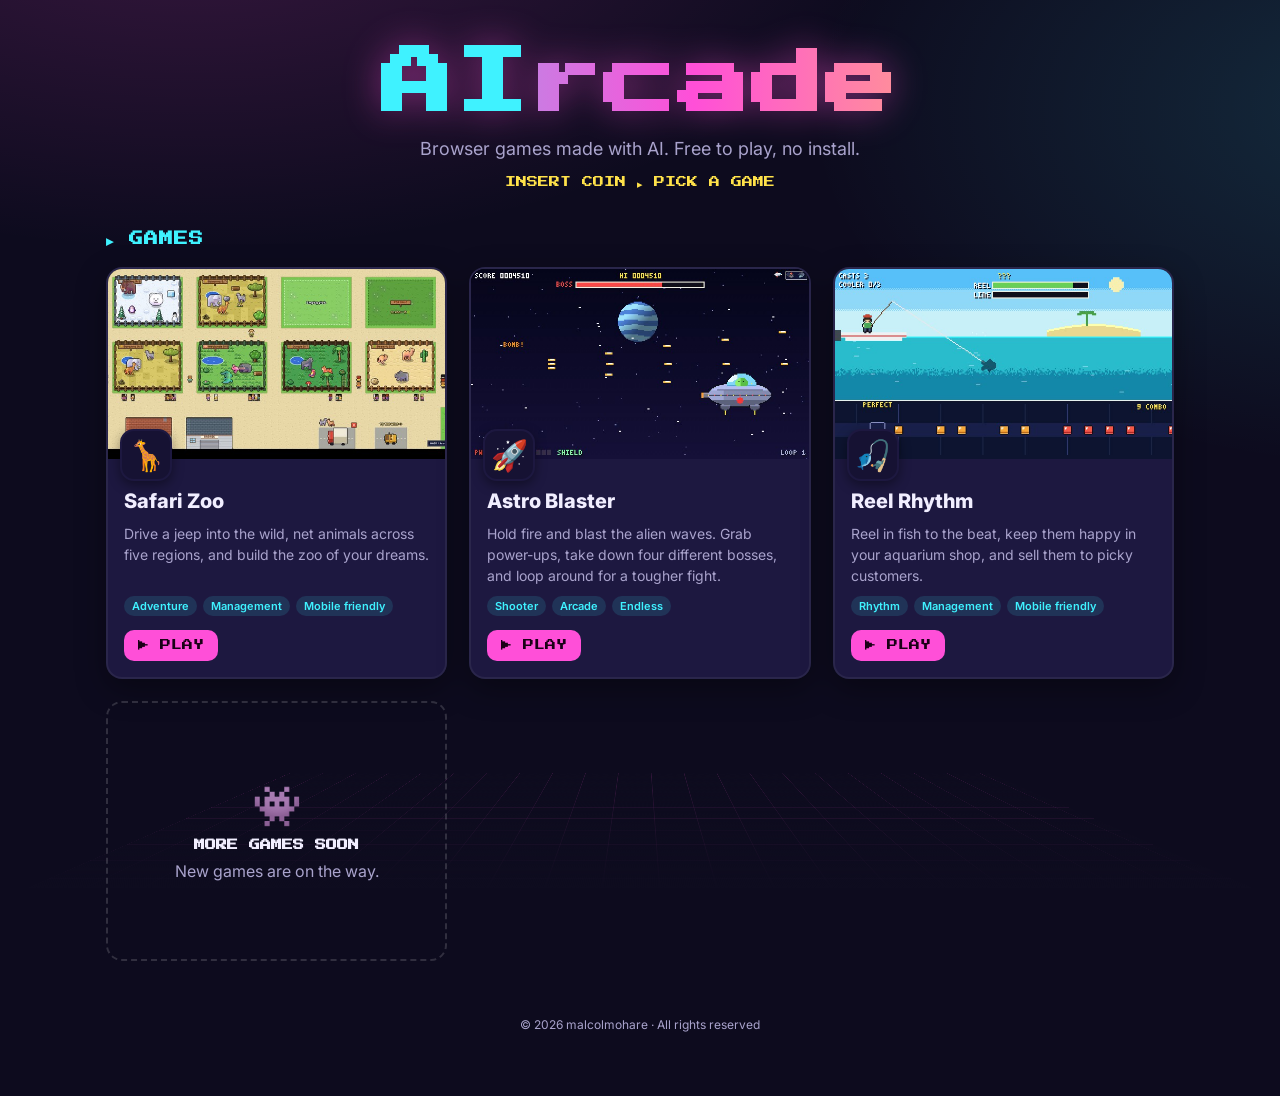
<file: index.html>
<!doctype html>
<html lang="en">
<head>
  <meta charset="utf-8">
  <meta name="viewport" content="width=device-width, initial-scale=1, viewport-fit=cover">
  <title>AIrcade</title>
  <meta name="description" content="AIrcade: a collection of browser games made with AI. Free to play, no install.">
  <link rel="icon" href="data:image/svg+xml,<svg xmlns='http://www.w3.org/2000/svg' viewBox='0 0 100 100'><text y='.9em' font-size='90'>🕹️</text></svg>">
  <link rel="preconnect" href="https://fonts.googleapis.com">
  <link rel="preconnect" href="https://fonts.gstatic.com" crossorigin>
  <link href="https://fonts.googleapis.com/css2?family=Press+Start+2P&family=Inter:wght@400;600;800&display=swap" rel="stylesheet">
  <style>
    :root {
      --bg: #0d0b1e;
      --bg2: #161233;
      --card: #1d1840;
      --text: #f1eeff;
      --muted: #a9a3cc;
      --pink: #ff4fd8;
      --cyan: #3ff2ff;
      --yellow: #ffe24a;
    }
    * { box-sizing: border-box; }
    html, body { margin: 0; }
    body {
      min-height: 100vh;
      background:
        radial-gradient(1200px 600px at 15% -10%, rgba(255, 79, 216, 0.18), transparent 60%),
        radial-gradient(1000px 600px at 110% 10%, rgba(63, 242, 255, 0.14), transparent 60%),
        var(--bg);
      color: var(--text);
      font-family: Inter, system-ui, -apple-system, "Segoe UI", Roboto, sans-serif;
    }
    /* retro grid floor */
    body::before {
      content: ''; position: fixed; inset: auto 0 0 0; height: 45vh; pointer-events: none; z-index: 0;
      background:
        linear-gradient(transparent 0, var(--bg) 95%),
        repeating-linear-gradient(90deg, rgba(255, 79, 216, 0.16) 0 1px, transparent 1px 60px),
        repeating-linear-gradient(0deg, rgba(255, 79, 216, 0.16) 0 1px, transparent 1px 40px);
      transform: perspective(400px) rotateX(55deg); transform-origin: bottom;
    }
    .wrap { position: relative; z-index: 1; max-width: 1100px; margin: 0 auto; padding: 48px 16px 64px; }

    header { text-align: center; margin-bottom: 40px; }
    .logo {
      font-family: 'Press Start 2P', monospace; font-size: clamp(34px, 8vw, 72px); margin: 0; letter-spacing: 2px;
      background: linear-gradient(90deg, var(--cyan), var(--pink) 55%, var(--yellow));
      -webkit-background-clip: text; background-clip: text; color: transparent;
      filter: drop-shadow(0 0 18px rgba(255, 79, 216, 0.45));
    }
    .logo .ai { color: var(--cyan); -webkit-text-fill-color: var(--cyan); }
    .tagline { color: var(--muted); font-size: clamp(14px, 2.4vw, 18px); margin: 18px 0 0; }
    .coin { display: inline-block; margin-top: 18px; font-family: 'Press Start 2P', monospace; font-size: 11px; color: var(--yellow);
      animation: blink 1.2s steps(2, start) infinite; }
    @keyframes blink { to { visibility: hidden; } }

    h2 { font-family: 'Press Start 2P', monospace; font-size: 14px; color: var(--cyan); letter-spacing: 1px; margin: 0 0 18px; }
    .grid { display: grid; grid-template-columns: repeat(auto-fill, minmax(290px, 1fr)); gap: 22px; }

    .game {
      display: flex; flex-direction: column; background: var(--card); border-radius: 16px; overflow: hidden;
      color: inherit; text-decoration: none; border: 2px solid rgba(255, 255, 255, 0.06);
      box-shadow: 0 10px 30px rgba(0, 0, 0, 0.35); transition: transform 0.15s, border-color 0.15s, box-shadow 0.15s;
    }
    .game:hover, .game:focus-visible { transform: translateY(-4px); border-color: var(--pink); box-shadow: 0 14px 40px rgba(255, 79, 216, 0.25); outline: none; }
    .thumb { position: relative; aspect-ratio: 16 / 9; background: #000 center / cover no-repeat; }
    .thumb .icon { position: absolute; left: 12px; bottom: -22px; width: 52px; height: 52px; border-radius: 14px; display: grid; place-items: center;
      font-size: 30px; background: var(--bg2); border: 2px solid var(--card); box-shadow: 0 4px 12px rgba(0, 0, 0, 0.4); }
    .info { padding: 30px 16px 16px; display: flex; flex-direction: column; gap: 10px; flex: 1; }
    .info h3 { margin: 0; font-size: 20px; font-weight: 800; }
    .info p { margin: 0; color: var(--muted); font-size: 14px; line-height: 1.5; flex: 1; }
    .tags { display: flex; flex-wrap: wrap; gap: 6px; }
    .tag { font-size: 11px; font-weight: 600; padding: 3px 8px; border-radius: 999px; background: rgba(63, 242, 255, 0.12); color: var(--cyan); }
    .play { align-self: flex-start; margin-top: 4px; font-family: 'Press Start 2P', monospace; font-size: 11px; padding: 10px 14px; border-radius: 10px;
      background: var(--pink); color: #1a0016; }
    .game:hover .play { background: var(--yellow); }

    .soon { display: flex; flex-direction: column; align-items: center; justify-content: center; gap: 10px; min-height: 260px; border-radius: 16px;
      border: 2px dashed rgba(255, 255, 255, 0.15); color: var(--muted); text-align: center; padding: 20px; }
    .soon .big { font-size: 40px; filter: grayscale(0.3); }
    .soon b { font-family: 'Press Start 2P', monospace; font-size: 11px; color: var(--text); }

    footer { text-align: center; color: var(--muted); font-size: 12px; margin-top: 56px; }
    @media (prefers-reduced-motion: reduce) { .coin { animation: none; } .game { transition: none; } }
  </style>
</head>
<body>
  <div class="wrap">
    <header>
      <h1 class="logo"><span class="ai">AI</span>rcade</h1>
      <p class="tagline">Browser games made with AI. Free to play, no install.</p>
      <div class="coin">INSERT COIN ▸ PICK A GAME</div>
    </header>

    <main>
      <h2>▸ GAMES</h2>
      <div class="grid" id="games"></div>
    </main>

    <footer>© 2026 malcolmohare · All rights reserved</footer>
  </div>

  <script src="shared/analytics.js?v=1"></script>
  <script src="games.js?v=4"></script>
  <script>
    Analytics.init();
    const esc = (s) => String(s).replace(/[&<>"']/g, (c) => ({ '&': '&amp;', '<': '&lt;', '>': '&gt;', '"': '&quot;', "'": '&#39;' }[c]));
    const grid = document.getElementById('games');
    grid.innerHTML = GAMES.map((g) => `
      <a class="game" href="${esc(g.url)}" data-game="${esc(g.id)}">
        <div class="thumb" style="background-image:url('${esc(g.thumb)}')"><span class="icon">${g.icon}</span></div>
        <div class="info">
          <h3>${esc(g.title)}</h3>
          <p>${esc(g.blurb)}</p>
          <div class="tags">${g.tags.map((t) => `<span class="tag">${esc(t)}</span>`).join('')}</div>
          <span class="play">▶ PLAY</span>
        </div>
      </a>`).join('') + `
      <div class="soon"><span class="big">👾</span><b>MORE GAMES SOON</b><span>New games are on the way.</span></div>`;
    grid.addEventListener('click', (e) => {
      const card = e.target.closest('[data-game]');
      if (card) Analytics.track('game_select', { game: card.dataset.game });
    });
  </script>
</body>
</html>
</file>
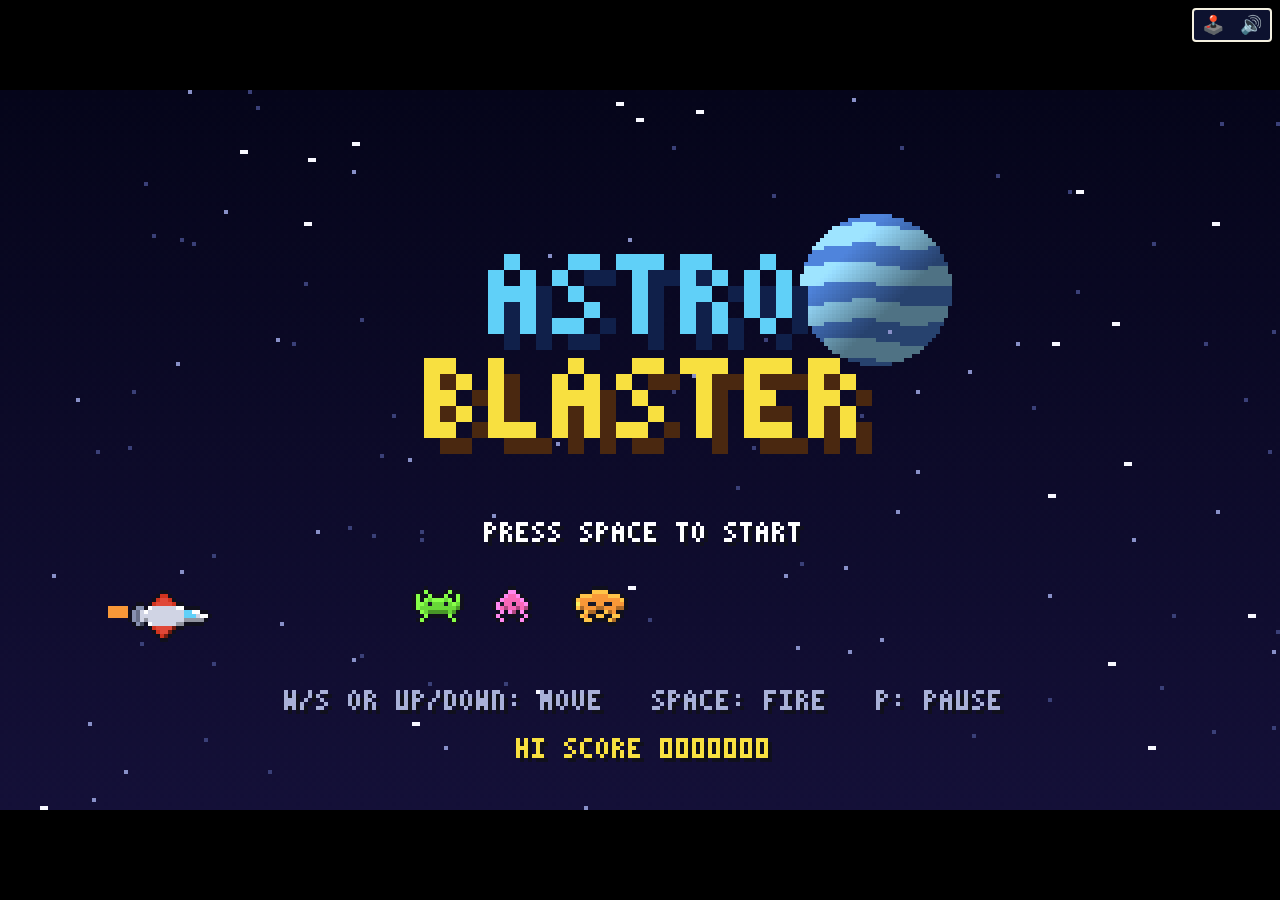
<file: astro-blaster/index.html>
<!doctype html>
<html lang="en">
<head>
  <meta charset="utf-8">
  <meta name="viewport" content="width=device-width, initial-scale=1, maximum-scale=1, user-scalable=no, viewport-fit=cover">
  <meta name="mobile-web-app-capable" content="yes">
  <meta name="apple-mobile-web-app-capable" content="yes">
  <title>Astro Blaster · AIrcade</title>
  <link rel="icon" href="data:image/svg+xml,<svg xmlns='http://www.w3.org/2000/svg' viewBox='0 0 100 100'><text y='.9em' font-size='90'>🚀</text></svg>">
  <style>
    html, body { margin: 0; height: 100%; background: #000; overflow: hidden; -webkit-user-select: none; user-select: none; -webkit-touch-callout: none; }
    canvas { display: block; width: 100vw; height: 100vh; image-rendering: pixelated; touch-action: none; }
    #btns { position: fixed; top: calc(8px + env(safe-area-inset-top)); right: calc(8px + env(safe-area-inset-right)); display: flex; gap: 4px;
      background: rgba(16,22,56,0.85); border: 2px solid #f4f0e0; border-radius: 4px; padding: 2px; z-index: 5; }
    .icon-btn { background: none; border: none; font-size: 18px; cursor: pointer; padding: 4px 6px; text-decoration: none; line-height: 1; }
    #btn-pause { display: none; }
    #fire { display: none; position: fixed; right: calc(28px + env(safe-area-inset-right)); bottom: calc(28px + env(safe-area-inset-bottom));
      width: 96px; height: 96px; border-radius: 50%; border: 3px solid rgba(244,240,224,0.7); background: rgba(224,72,56,0.45);
      color: #fff; font: 700 15px system-ui, sans-serif; letter-spacing: 1px; touch-action: none; -webkit-tap-highlight-color: transparent; z-index: 5; }
    #fire.down { background: rgba(248,192,64,0.7); }
    body.touch #fire, body.touch #btn-pause { display: block; }
    #rotate { display: none; position: fixed; left: 0; right: 0; bottom: calc(150px + env(safe-area-inset-bottom)); text-align: center;
      color: #f8e040; font: 600 15px system-ui, sans-serif; pointer-events: none; z-index: 4; }
    @media (orientation: portrait) { body.touch #rotate { display: block; } }
  </style>
</head>
<body>
  <canvas id="game"></canvas>
  <div id="btns">
    <a class="icon-btn" href="../" title="Back to AIrcade">🕹️</a>
    <button id="btn-pause" class="icon-btn" title="Pause">⏸</button>
    <button id="btn-mute" class="icon-btn" title="Sound on/off">🔊</button>
  </div>
  <button id="fire">FIRE</button>
  <div id="rotate">↻ Turn your phone sideways for a bigger screen</div>

  <script src="../shared/analytics.js?v=1"></script>
  <script src="js/pixel.js?v=1"></script>
  <script src="js/sprites.js?v=2"></script>
  <script src="js/game.js?v=3"></script>
</body>
</html>
</file>
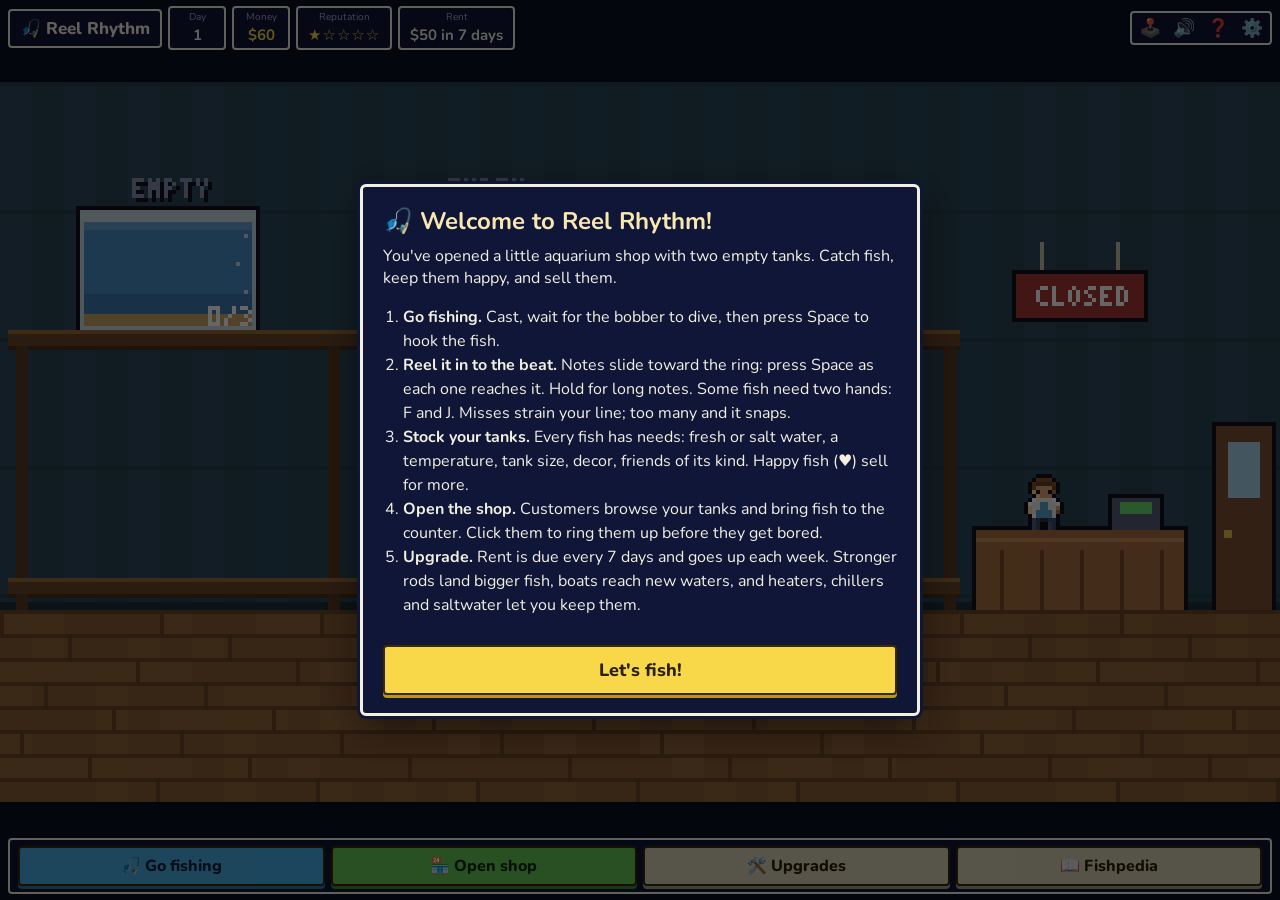
<file: reel-rhythm/index.html>
<!doctype html>
<html lang="en">
<head>
  <meta charset="utf-8">
  <meta name="viewport" content="width=device-width, initial-scale=1, maximum-scale=1, user-scalable=no, viewport-fit=cover">
  <meta name="mobile-web-app-capable" content="yes">
  <meta name="apple-mobile-web-app-capable" content="yes">
  <title>Reel Rhythm · AIrcade</title>
  <link rel="icon" href="data:image/svg+xml,<svg xmlns='http://www.w3.org/2000/svg' viewBox='0 0 100 100'><text y='.9em' font-size='90'>🎣</text></svg>">
  <link rel="preconnect" href="https://fonts.googleapis.com">
  <link rel="preconnect" href="https://fonts.gstatic.com" crossorigin>
  <link href="https://fonts.googleapis.com/css2?family=Nunito:wght@600;700;800&display=swap" rel="stylesheet">
  <link rel="stylesheet" href="css/style.css?v=1">
</head>
<body>
  <canvas id="game"></canvas>

  <header id="hud">
    <div class="hud-title">🎣 Reel Rhythm</div>
    <div class="hud-stat"><small>Day</small><b id="stat-day">1</b></div>
    <div class="hud-stat"><small>Money</small><b id="stat-money">$0</b></div>
    <div class="hud-stat"><small>Reputation</small><b id="stat-rep" class="stars">☆</b></div>
    <div class="hud-stat"><small>Rent</small><b id="stat-rent">$0</b></div>
    <div id="trip-btns" class="hidden"><button class="btn small" data-action="endTrip">🏠 Head home</button></div>
    <div class="hud-btns">
      <a class="icon-btn" href="../" title="Back to AIrcade">🕹️</a>
      <button id="btn-mute" class="icon-btn" data-action="mute" title="Sound on/off">🔊</button>
      <button class="icon-btn" data-action="help" title="How to play">❓</button>
      <button class="icon-btn" data-action="settings" title="Settings">⚙️</button>
    </div>
  </header>

  <footer id="bar"></footer>
  <div id="rotate">↻ Turn your phone sideways for a bigger view</div>

  <div id="modal" class="hidden"><div id="modal-box"></div></div>
  <div id="toasts"></div>

  <script src="../shared/analytics.js?v=1"></script>
  <script src="js/pixel.js?v=1"></script>
  <script src="js/data.js?v=1"></script>
  <script src="js/state.js?v=1"></script>
  <script src="js/audio.js?v=1"></script>
  <script src="js/sprites.js?v=1"></script>
  <script src="js/fishing.js?v=1"></script>
  <script src="js/shop.js?v=1"></script>
  <script src="js/ui.js?v=1"></script>
  <script src="js/main.js?v=1"></script>
</body>
</html>
</file>
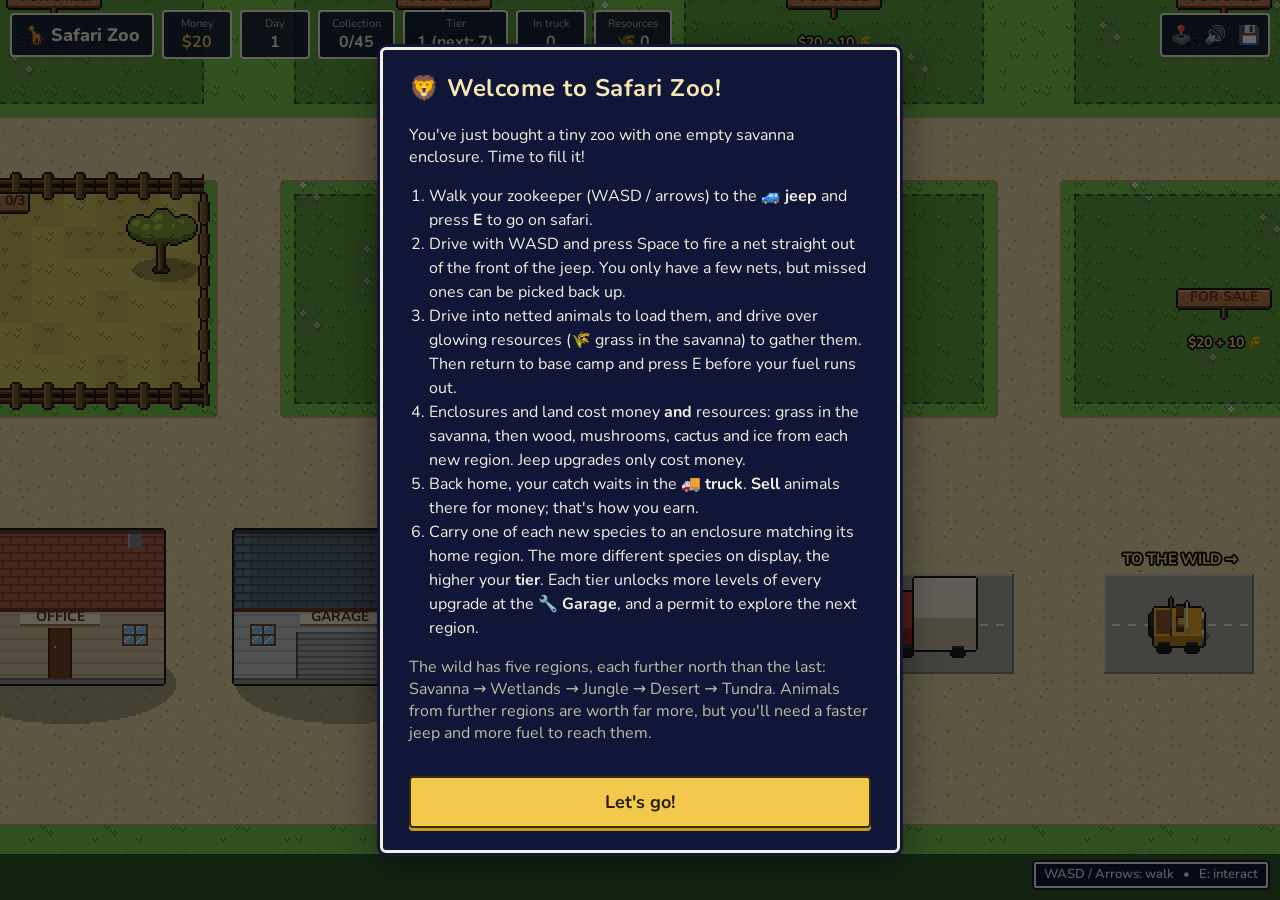
<file: safari-zoo/index.html>
<!doctype html>
<html lang="en">
<head>
  <meta charset="utf-8">
  <meta name="viewport" content="width=device-width, initial-scale=1, maximum-scale=1, user-scalable=no, viewport-fit=cover">
  <meta name="mobile-web-app-capable" content="yes">
  <meta name="apple-mobile-web-app-capable" content="yes">
  <title>Safari Zoo · AIrcade</title>
  <link rel="icon" href="data:image/svg+xml,<svg xmlns='http://www.w3.org/2000/svg' viewBox='0 0 100 100'><text y='.9em' font-size='90'>🦒</text></svg>">
  <link rel="preconnect" href="https://fonts.googleapis.com">
  <link rel="preconnect" href="https://fonts.gstatic.com" crossorigin>
  <link href="https://fonts.googleapis.com/css2?family=Nunito:wght@600;700;800&display=swap" rel="stylesheet">
  <link rel="stylesheet" href="css/style.css?v=34">
</head>
<body>
  <div id="zoo-screen" class="screen">
    <canvas id="zoo-canvas"></canvas>
    <header id="hud">
      <div class="hud-title">🦒 Safari Zoo</div>
      <div class="hud-stat"><small>Money</small><b id="stat-money">$0</b></div>
      <div class="hud-stat"><small>Day</small><b id="stat-day">1</b></div>
      <div class="hud-stat"><small>Collection</small><b id="stat-collection">0</b></div>
      <div class="hud-stat"><small>Tier</small><b id="stat-tier">1</b></div>
      <div class="hud-stat"><small>In truck</small><b id="stat-truck">0</b></div>
      <div class="hud-stat"><small>Resources</small><b id="stat-res"></b></div>
      <div class="hud-btns">
        <a class="icon-btn" href="../" title="Back to AIrcade">🕹️</a>
        <button id="btn-mute" class="icon-btn" data-action="mute" title="Sound on/off">🔊</button>
        <button class="icon-btn" data-action="saves" title="Save files">💾</button>
      </div>
    </header>
  </div>

  <div id="safari-screen" class="screen hidden">
    <canvas id="safari-canvas"></canvas>
  </div>

  <!-- Touch controls (only shown on touch devices) -->
  <div id="touch-ui">
    <div id="stick-base"><div id="stick-knob"></div></div>
    <button class="tbtn" id="tbtn-use" data-key="KeyE">✋</button>
    <button class="tbtn tbtn-big" id="tbtn-fire" data-key="Space">🕸️</button>
    <button class="tbtn" id="tbtn-home" data-key="KeyE">🏁</button>
    <button class="tbtn tbtn-small" id="tbtn-pause" data-key="Escape">⏸</button>
    <button class="tbtn tbtn-auto" id="tbtn-auto" data-key="KeyF">AUTO</button>
    <div id="touch-pause">
      <button class="btn big" data-key="Escape">▶ Resume</button>
      <button class="btn big tow" data-key="KeyQ">🚚 Call the tow truck</button>
    </div>
  </div>

  <div id="modal" class="hidden"><div id="modal-box"></div></div>
  <div id="toasts"></div>

  <script src="../shared/analytics.js?v=34"></script>
  <script src="js/data.js?v=34"></script>
  <script src="js/util.js?v=34"></script>
  <script src="js/pixel.js?v=34"></script>
  <script src="js/state.js?v=34"></script>
  <script src="js/safari.js?v=34"></script>
  <script src="js/zoo.js?v=34"></script>
  <script src="js/ui.js?v=34"></script>
  <script src="js/touch.js?v=34"></script>
  <script src="js/main.js?v=34"></script>
</body>
</html>
</file>
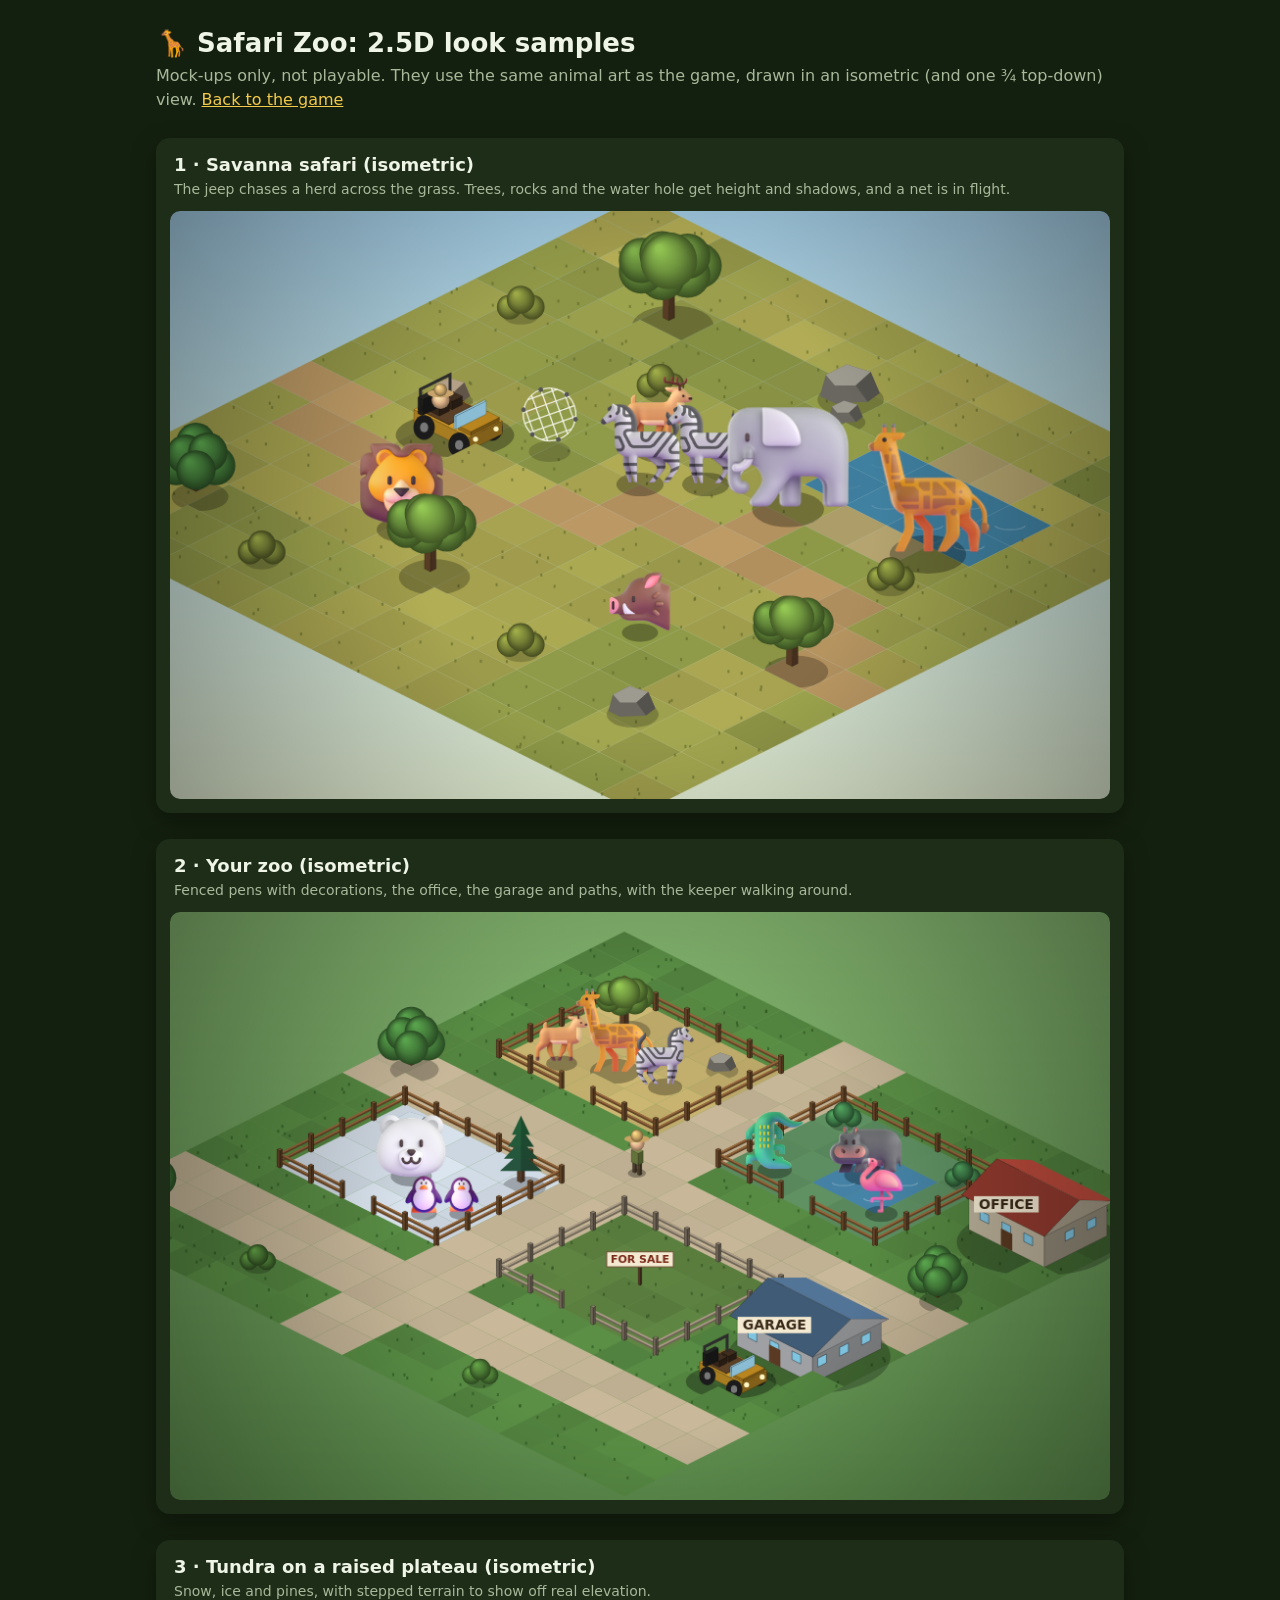
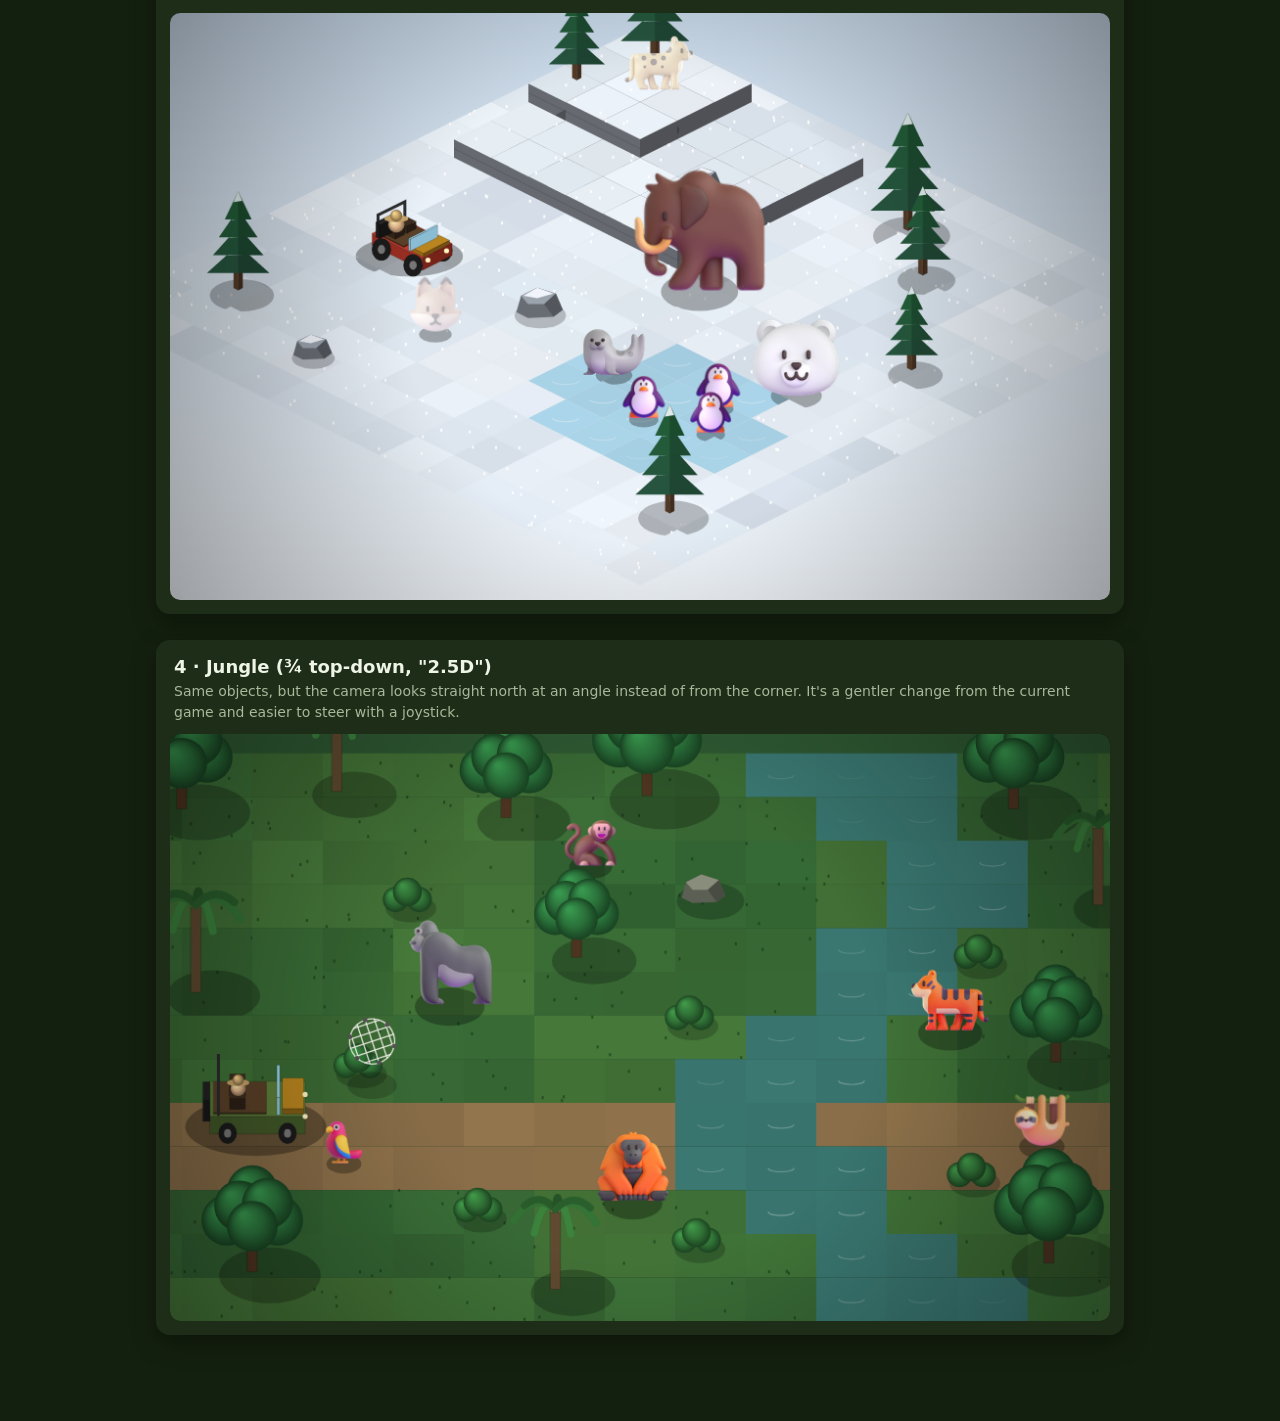
<file: samples/isometric.html>
<!doctype html>
<html lang="en">
<head>
  <meta charset="utf-8">
  <meta name="viewport" content="width=device-width, initial-scale=1">
  <title>Safari Zoo: 2.5D samples</title>
  <meta name="robots" content="noindex">
  <style>
    :root { --bg: #14200f; --card: #1e2d18; --text: #eef4e6; --muted: #a8b89a; --accent: #f3c94b; }
    * { box-sizing: border-box; }
    body { margin: 0; background: var(--bg); color: var(--text); font-family: Inter, system-ui, -apple-system, "Segoe UI", Roboto, sans-serif; }
    .wrap { max-width: 1000px; margin: 0 auto; padding: 28px 16px 60px; }
    h1 { margin: 0 0 6px; font-size: 26px; }
    .lede { color: var(--muted); margin: 0 0 26px; line-height: 1.5; }
    section { background: var(--card); border-radius: 14px; padding: 14px; margin-bottom: 26px; box-shadow: 0 8px 24px rgba(0,0,0,.35); }
    section h2 { margin: 2px 4px 4px; font-size: 18px; }
    section p { margin: 0 4px 12px; color: var(--muted); font-size: 14px; line-height: 1.45; }
    canvas { display: block; width: 100%; aspect-ratio: 16 / 10; border-radius: 10px; background: #0b1208; }
    a { color: var(--accent); }
  </style>
</head>
<body>
  <div class="wrap">
    <h1>🦒 Safari Zoo: 2.5D look samples</h1>
    <p class="lede">Mock-ups only, not playable. They use the same animal art as the game, drawn in an isometric (and one ¾ top-down) view. <a href="../safari-zoo/">Back to the game</a></p>

    <section><h2>1 · Savanna safari (isometric)</h2><p>The jeep chases a herd across the grass. Trees, rocks and the water hole get height and shadows, and a net is in flight.</p><canvas id="c1"></canvas></section>
    <section><h2>2 · Your zoo (isometric)</h2><p>Fenced pens with decorations, the office, the garage and paths, with the keeper walking around.</p><canvas id="c2"></canvas></section>
    <section><h2>3 · Tundra on a raised plateau (isometric)</h2><p>Snow, ice and pines, with stepped terrain to show off real elevation.</p><canvas id="c3"></canvas></section>
    <section><h2>4 · Jungle (¾ top-down, "2.5D")</h2><p>Same objects, but the camera looks straight north at an angle instead of from the corner. It's a gentler change from the current game and easier to steer with a joystick.</p><canvas id="c4"></canvas></section>
  </div>

<script>
'use strict';
const ART = '../safari-zoo/assets/animals/';
const IMG = {};
for (const k of ['zebra','giraffe','elephant','lion','antelope','warthog','rhino','polarbear','penguin','arcticfox','seal','mammoth','snowleopard','monkey','gorilla','parrot','tiger','orangutan','sloth','hippo','flamingo','crocodile','kangaroo']) {
  IMG[k] = new Image(); IMG[k].src = ART + k + '.png';
}
const FLIPPED = { zebra: true };   // the zebra art faces right, the rest face left

// ---------- helpers ----------
const hash = (x, y, s = 0) => { let h = (x * 374761393 + y * 668265263 + s * 982451653) | 0; h = (h ^ (h >>> 13)) * 1274126177; return ((h ^ (h >>> 16)) >>> 0) / 4294967295; };
const mix = (a, b, t) => a.map((v, i) => Math.round(v + (b[i] - v) * t));
const rgb = (c, k = 1) => `rgb(${Math.min(255, c[0] * k) | 0},${Math.min(255, c[1] * k) | 0},${Math.min(255, c[2] * k) | 0})`;
const hex = (h) => [parseInt(h.slice(1, 3), 16), parseInt(h.slice(3, 5), 16), parseInt(h.slice(5, 7), 16)];

// A scene: a projection + a list of drawables sorted by depth.
function Scene(canvas, opts) {
  const dpr = Math.min(2, window.devicePixelRatio || 1);
  const W = 960, H = 600;
  canvas.width = W * dpr; canvas.height = H * dpr;
  const g = canvas.getContext('2d');
  const mode = opts.mode || 'iso';
  const T = opts.tile || 54;              // pixels per tile (iso: diamond width)
  let ox = 0, oy = 0;
  const P = mode === 'iso'
    ? (x, y, z = 0) => [ox + (x - y) * T / 2, oy + (x + y) * T / 4 - z * T / 2]
    : (x, y, z = 0) => [ox + x * T, oy + y * T * 0.62 - z * T * 0.78];
  const depth = mode === 'iso' ? (x, y) => x + y : (x, y) => y;
  const [cx, cy] = opts.center, [sx, sy] = P(cx, cy);   // put the map's centre in the middle of the canvas
  ox = W / 2 - sx; oy = H / 2 + (opts.dy || 0) - sy;
  return { g, W, H, dpr, P, depth, mode, T, items: [] };
}

function poly(g, pts, fill, stroke) {
  g.beginPath(); g.moveTo(pts[0][0], pts[0][1]);
  for (let i = 1; i < pts.length; i++) g.lineTo(pts[i][0], pts[i][1]);
  g.closePath();
  if (fill) { g.fillStyle = fill; g.fill(); }
  if (stroke) { g.strokeStyle = stroke; g.lineWidth = 1; g.stroke(); }
}

// Axis-aligned box from (x,y,z) with size (w,d,h); colour is the top colour, sides darker.
function box(s, x, y, z, w, d, h, col, o = {}) {
  const { g, P } = s;
  const c = typeof col === 'string' ? hex(col) : col;
  const top = [P(x, y, z + h), P(x + w, y, z + h), P(x + w, y + d, z + h), P(x, y + d, z + h)];
  const front = [P(x, y + d, z), P(x + w, y + d, z), P(x + w, y + d, z + h), P(x, y + d, z + h)];
  const right = [P(x + w, y, z), P(x + w, y + d, z), P(x + w, y + d, z + h), P(x + w, y, z + h)];
  const edge = o.edge === false ? null : 'rgba(0,0,0,.18)';
  if (s.mode === 'iso') { poly(g, right, rgb(c, o.rk ?? 0.62), edge); poly(g, front, rgb(c, o.fk ?? 0.8), edge); }
  else { poly(g, front, rgb(c, o.fk ?? 0.7), edge); }
  poly(g, top, o.topFill || rgb(c), edge);
}

function shadow(s, x, y, rx, ry = rx, a = 0.28) {
  const { g, P, T } = s;
  const [px, py] = P(x, y, 0);
  g.save(); g.fillStyle = `rgba(0,0,0,${a})`;
  g.beginPath();
  if (s.mode === 'iso') g.ellipse(px, py, rx * T * 0.72, ry * T * 0.36, 0, 0, Math.PI * 2);
  else g.ellipse(px, py, rx * T, ry * T * 0.55, 0, 0, Math.PI * 2);
  g.fill(); g.restore();
}

function ball(g, x, y, r, col, k = 1) {
  const c = typeof col === 'string' ? hex(col) : col;
  const gr = g.createRadialGradient(x - r * 0.35, y - r * 0.45, r * 0.1, x, y, r);
  gr.addColorStop(0, rgb(c, 1.35 * k)); gr.addColorStop(0.55, rgb(c, k)); gr.addColorStop(1, rgb(c, 0.6 * k));
  g.fillStyle = gr; g.beginPath(); g.arc(x, y, r, 0, Math.PI * 2); g.fill();
}

// ---------- terrain ----------
function addGround(s, n, m, tileFn) {
  for (let y = 0; y < m; y++) for (let x = 0; x < n; x++) {
    const t = tileFn(x, y);
    if (!t) continue;
    s.items.push({ d: s.depth(x, y) - 0.01 + (s.mode === 'iso' ? 0 : -0.5), draw: () => drawTile(s, x, y, t) });
  }
}
function drawTile(s, x, y, t) {
  const { g, P } = s;
  const z = t.z || 0;
  const v = (hash(x, y, 7) - 0.5) * (t.vary ?? 0.12);
  const c = t.col.map((ch) => ch * (1 + v));
  if (z > 0) {   // cliff sides
    const cl = t.side || mix(t.col, [90, 80, 70], 0.55);
    box(s, x, y, 0, 1, 1, z, cl, { edge: false, topFill: rgb(c) });
    for (let i = 1; i < z * 4; i++) {   // strata lines
      const a = P(x, y + 1, i / 4), b = P(x + 1, y + 1, i / 4);
      g.strokeStyle = 'rgba(0,0,0,.12)'; g.beginPath(); g.moveTo(a[0], a[1]); g.lineTo(b[0], b[1]); g.stroke();
    }
  } else {
    poly(g, [P(x, y, z), P(x + 1, y, z), P(x + 1, y + 1, z), P(x, y + 1, z)], rgb(c));
  }
  // speckles (grass tufts / snow sparkle)
  if (t.speck) {
    for (let i = 0; i < 4; i++) {
      const u = hash(x, y, i * 3 + 1), w = hash(x, y, i * 3 + 2);
      if (hash(x, y, i * 3 + 3) > 0.55) continue;
      const [px, py] = P(x + u, y + w, z);
      g.fillStyle = t.speck; g.fillRect(px - 1, py - 2, 2, 3);
    }
  }
  if (t.water) {
    const [px, py] = P(x + 0.5, y + 0.5, z);
    const ph = (performance.now() / 900 + x * 0.7 + y * 0.4);
    g.strokeStyle = `rgba(255,255,255,${0.18 + 0.12 * Math.sin(ph)})`; g.lineWidth = 1.2;
    g.beginPath(); g.ellipse(px, py, s.T * 0.18, s.T * 0.05, 0, 0, Math.PI); g.stroke();
  }
}

// ---------- props ----------
function tree(s, x, y, kind, size = 1) {
  s.items.push({ d: s.depth(x, y), draw: () => {
    const { g, P, T } = s;
    shadow(s, x + 0.25, y + 0.15, 0.6 * size, 0.6 * size, 0.25);
    const z0 = s.zAt ? s.zAt(x, y) : 0;
    if (kind === 'pine') {
      box(s, x - 0.06, y - 0.06, z0, 0.12, 0.12, 0.5 * size, '#6b4a2f');
      const [px, py] = P(x, y, z0 + 0.4 * size);
      for (let i = 0; i < 4; i++) {
        const w = T * (0.42 - i * 0.08) * size, h = T * 0.38 * size, yy = py - i * T * 0.24 * size;
        g.fillStyle = rgb([38, 84 + i * 6, 62], 1 - i * 0.03);
        g.beginPath(); g.moveTo(px - w, yy); g.lineTo(px, yy - h); g.lineTo(px + w, yy); g.closePath(); g.fill();
        g.fillStyle = 'rgba(0,0,0,.18)'; g.beginPath(); g.moveTo(px, yy - h); g.lineTo(px + w, yy); g.lineTo(px, yy); g.closePath(); g.fill();
        if (s.snowy) { g.fillStyle = 'rgba(245,250,255,.9)'; g.beginPath(); g.moveTo(px - w * 0.35, yy - h * 0.62); g.lineTo(px, yy - h); g.lineTo(px + w * 0.3, yy - h * 0.66); g.closePath(); g.fill(); }
      }
      return;
    }
    const trunkH = kind === 'acacia' ? 1.1 : kind === 'palm' ? 1.4 : 0.8;
    box(s, x - 0.07, y - 0.07, z0, 0.14, 0.14, trunkH * size, kind === 'palm' ? '#8a6a45' : '#6e4b30');
    const [px, py] = P(x, y, z0 + trunkH * size);
    if (kind === 'acacia') {   // flat umbrella canopy
      for (let i = 0; i < 7; i++) {
        const a = (i / 7) * Math.PI * 2, r = T * 0.32 * size;
        ball(g, px + Math.cos(a) * r, py + Math.sin(a) * r * 0.4, T * 0.24 * size, [96, 132, 56]);
      }
      ball(g, px, py - T * 0.06, T * 0.3 * size, [110, 148, 62]);
    } else if (kind === 'palm') {
      g.lineCap = 'round';
      for (let i = 0; i < 7; i++) {
        const a = (i / 7) * Math.PI * 2 + 0.3;
        const ex = px + Math.cos(a) * T * 0.6 * size, ey = py + Math.sin(a) * T * 0.25 * size + T * 0.12;
        g.strokeStyle = rgb([58, 128, 60], 0.85 + 0.2 * Math.sin(a)); g.lineWidth = T * 0.1 * size;
        g.beginPath(); g.moveTo(px, py); g.quadraticCurveTo((px + ex) / 2, py - T * 0.25 * size, ex, ey); g.stroke();
      }
    } else {   // broadleaf / jungle: cluster of shaded spheres
      const col = kind === 'jungle' ? [42, 112, 58] : [70, 128, 60];
      const pts = [[-0.3, 0.05], [0.3, 0.05], [0, -0.3], [-0.15, -0.12], [0.18, -0.15], [0, 0.12]];
      for (const [dx, dy] of pts) ball(g, px + dx * T * size, py + dy * T * size, T * 0.3 * size, col);
    }
  } });
}

function rock(s, x, y, size = 1, col = '#8d8a80') {
  s.items.push({ d: s.depth(x, y), draw: () => {
    const { g, P, T } = s;
    shadow(s, x + 0.1, y + 0.08, 0.4 * size, 0.4 * size, 0.22);
    const z0 = s.zAt ? s.zAt(x, y) : 0;
    const [px, py] = P(x, y, z0);
    const c = hex(col);
    g.save(); g.translate(px, py);
    const r = T * 0.26 * size;
    poly(g, [[-r, 0], [-r * 0.8, -r * 0.7], [-r * 0.1, -r * 1.05], [r * 0.7, -r * 0.8], [r, -r * 0.1], [r * 0.6, r * 0.2], [-r * 0.5, r * 0.25]], rgb(c, 0.75));
    poly(g, [[-r * 0.8, -r * 0.7], [-r * 0.1, -r * 1.05], [r * 0.7, -r * 0.8], [r * 0.2, -r * 0.35], [-r * 0.5, -r * 0.35]], rgb(c, 1.12));
    poly(g, [[r * 0.2, -r * 0.35], [r * 0.7, -r * 0.8], [r, -r * 0.1], [r * 0.6, r * 0.2]], rgb(c, 0.6));
    if (s.snowy) poly(g, [[-r * 0.7, -r * 0.7], [-r * 0.1, -r * 1.05], [r * 0.6, -r * 0.8], [-r * 0.1, -r * 0.6]], 'rgba(245,250,255,.95)');
    g.restore();
  } });
}

function animal(s, x, y, key, size = 1, o = {}) {
  s.items.push({ d: s.depth(x, y) + 0.02, draw: () => {
    const { g, P, T } = s;
    const img = IMG[key];
    const z0 = s.zAt ? s.zAt(x, y) : 0;
    shadow(s, x, y, 0.38 * size, 0.38 * size, 0.3);
    if (!img.complete || !img.naturalWidth) return;
    const t = performance.now() / 1000;
    const bob = Math.abs(Math.sin(t * (o.speed || 3) + x * 1.7 + y)) * T * 0.06;
    const [px, py] = P(x, y, z0);
    const w = T * 1.05 * size;
    const flip = !!o.faceRight !== !!FLIPPED[key];
    g.save(); g.translate(px, py - bob);
    if (flip) g.scale(-1, 1);
    g.drawImage(img, -w / 2, -w * 0.92, w, w);
    g.restore();
    if (o.ring) { g.strokeStyle = o.ring; g.lineWidth = 2; g.beginPath(); g.ellipse(px, py, T * 0.4 * size, T * 0.2 * size, 0, 0, Math.PI * 2); g.stroke(); }
  } });
}

function jeep(s, x, y, o = {}) {
  s.items.push({ d: s.depth(x + 0.6, y + 0.4), draw: () => {
    const { g, P, T } = s;
    const z0 = s.zAt ? s.zAt(x, y) : 0;
    shadow(s, x + 0.65, y + 0.45, 1.0, 0.75, 0.32);
    const L = 1.35, Wd = 0.8;
    const wheel = (wx, wy) => { const [px, py] = P(wx, wy, z0 + 0.16); g.fillStyle = '#1b1b1b'; g.beginPath(); g.ellipse(px, py, T * 0.13, T * 0.15, 0, 0, Math.PI * 2); g.fill(); g.fillStyle = '#777'; g.beginPath(); g.ellipse(px, py, T * 0.05, T * 0.06, 0, 0, Math.PI * 2); g.fill(); };
    wheel(x + 0.25, y); wheel(x + 1.1, y);                       // far wheels first
    box(s, x, y, z0 + 0.15, L, Wd, 0.32, o.col || '#d39b2a');         // body
    box(s, x + L - 0.32, y + 0.05, z0 + 0.47, 0.3, Wd - 0.1, 0.1, '#b9851f');   // bonnet hump
    box(s, x + 0.05, y + 0.05, z0 + 0.47, 0.75, Wd - 0.1, 0.03, '#5b4128');     // floor / seats
    box(s, x + 0.28, y + 0.12, z0 + 0.5, 0.22, 0.25, 0.2, '#3f2e1f'); box(s, x + 0.28, y + 0.43, z0 + 0.5, 0.22, 0.25, 0.2, '#3f2e1f');
    box(s, x + 0.95, y + 0.03, z0 + 0.47, 0.04, Wd - 0.06, 0.32, '#9ad3ec', { rk: 0.9, fk: 0.95 });  // windscreen
    // roll bar
    const a = P(x + 0.12, y + 0.04, z0 + 0.47), b = P(x + 0.12, y + 0.04, z0 + 1.0), c = P(x + 0.12, y + Wd - 0.04, z0 + 1.0), d = P(x + 0.12, y + Wd - 0.04, z0 + 0.47);
    g.strokeStyle = '#2c2c2c'; g.lineWidth = 3; g.beginPath(); g.moveTo(a[0], a[1]); g.lineTo(b[0], b[1]); g.lineTo(c[0], c[1]); g.lineTo(d[0], d[1]); g.stroke();
    box(s, x - 0.1, y + 0.2, z0 + 0.22, 0.1, 0.4, 0.4, '#232323');    // spare tyre
    // headlights
    for (const yy of [y + 0.15, y + Wd - 0.15]) { const [hx, hy] = P(x + L, yy, z0 + 0.35); g.fillStyle = '#fff6c2'; g.beginPath(); g.arc(hx, hy, 2.6, 0, Math.PI * 2); g.fill(); }
    wheel(x + 0.25, y + Wd); wheel(x + 1.1, y + Wd);
    if (o.driver) { const [dx, dy] = P(x + 0.4, y + 0.55, z0 + 0.78); ball(g, dx, dy, T * 0.11, '#e0b48a'); g.fillStyle = '#c8a46a'; g.beginPath(); g.ellipse(dx, dy - T * 0.08, T * 0.16, T * 0.05, 0, 0, Math.PI * 2); g.fill(); ball(g, dx, dy - T * 0.12, T * 0.08, '#c8a46a'); }
  } });
}

function net(s, x, y, z) {
  s.items.push({ d: s.depth(x, y) + 0.5, draw: () => {
    const { g, P, T } = s;
    shadow(s, x, y, 0.35, 0.35, 0.18);
    const t = performance.now() / 300;
    const [px, py] = P(x, y, z);
    g.save(); g.translate(px, py); g.rotate(t * 0.4);
    const r = T * 0.32;
    g.strokeStyle = 'rgba(250,250,240,.9)'; g.lineWidth = 1.3;
    g.beginPath(); g.arc(0, 0, r, 0, Math.PI * 2); g.stroke();
    for (let i = -2; i <= 2; i++) { const k = i * r / 2.5, w = Math.sqrt(r * r - k * k); g.beginPath(); g.moveTo(-w, k); g.lineTo(w, k); g.moveTo(k, -w); g.lineTo(k, w); g.stroke(); }
    for (let i = 0; i < 6; i++) { const a = i / 6 * Math.PI * 2; g.fillStyle = '#555'; g.beginPath(); g.arc(Math.cos(a) * r, Math.sin(a) * r, 2.4, 0, Math.PI * 2); g.fill(); }
    g.restore();
  } });
}

// A fence around a rectangle, split into one drawable per span so depth sorting works.
function fence(s, x0, y0, x1, y1, col = '#8a5f37', gate) {
  const spans = [];
  for (let x = x0; x < x1; x++) { spans.push([x, y0, x + 1, y0]); spans.push([x, y1, x + 1, y1]); }
  for (let y = y0; y < y1; y++) { spans.push([x0, y, x0, y + 1]); spans.push([x1, y, x1, y + 1]); }
  for (const [ax, ay, bx, by] of spans) {
    if (gate && ax === gate[0] && ay === gate[1] && bx === gate[2] && by === gate[3]) continue;
    s.items.push({ d: s.depth((ax + bx) / 2, (ay + by) / 2) + 0.03, draw: () => {
      const { g, P } = s;
      const c = hex(col);
      for (const h of [0.22, 0.42]) {
        const p = P(ax, ay, h), q = P(bx, by, h);
        g.strokeStyle = rgb(c, 0.7); g.lineWidth = 3.2; g.beginPath(); g.moveTo(p[0], p[1] + 1); g.lineTo(q[0], q[1] + 1); g.stroke();
        g.strokeStyle = rgb(c, 1.1); g.lineWidth = 1.8; g.beginPath(); g.moveTo(p[0], p[1]); g.lineTo(q[0], q[1]); g.stroke();
      }
      for (const [px, py] of [[ax, ay], [bx, by]]) box(s, px - 0.04, py - 0.04, 0, 0.08, 0.08, 0.55, c.map((v) => v * 0.9));
    } });
  }
}

function building(s, x, y, w, d, h, wall, roof, o = {}) {
  s.items.push({ d: s.depth(x + w / 2, y + d / 2) + Math.min(w, d) / 2, draw: () => {
    const { g, P, T } = s;
    shadow(s, x + w / 2 + 0.3, y + d / 2 + 0.3, w * 0.75, d * 0.75, 0.25);
    box(s, x, y, 0, w, d, h, wall);
    // windows + door on the front (+y) and right (+x) faces
    const win = (px, py, pz, alongX) => {
      const a = alongX ? [P(px, py, pz), P(px + 0.28, py, pz), P(px + 0.28, py, pz + 0.28), P(px, py, pz + 0.28)]
                       : [P(px, py, pz), P(px, py + 0.28, pz), P(px, py + 0.28, pz + 0.28), P(px, py, pz + 0.28)];
      poly(g, a, '#7fc4e0', 'rgba(0,0,0,.35)');
    };
    for (let i = 0.35; i < w - 0.3; i += 0.7) win(x + i, y + d + 0.001, h * 0.45, true);
    if (s.mode === 'iso') for (let i = 0.35; i < d - 0.3; i += 0.7) win(x + w + 0.001, y + i, h * 0.45, false);
    if (o.door) poly(g, [P(x + w / 2 - 0.18, y + d + 0.002, 0), P(x + w / 2 + 0.18, y + d + 0.002, 0), P(x + w / 2 + 0.18, y + d + 0.002, 0.55), P(x + w / 2 - 0.18, y + d + 0.002, 0.55)], '#5a3a22');
    // pitched roof, ridge along x
    const rh = o.roofH ?? 0.6, e = 0.12, ym = y + d / 2, r = hex(roof);
    poly(g, [P(x - e, y - e, h), P(x + w + e, y - e, h), P(x + w + e, ym, h + rh), P(x - e, ym, h + rh)], rgb(r, 1.05));
    if (s.mode === 'iso') poly(g, [P(x + w + e, y - e, h), P(x + w + e, y + d + e, h), P(x + w + e, ym, h + rh)], rgb(hex(wall), 0.7), 'rgba(0,0,0,.2)');
    poly(g, [P(x - e, y + d + e, h), P(x + w + e, y + d + e, h), P(x + w + e, ym, h + rh), P(x - e, ym, h + rh)], rgb(r, 0.82), 'rgba(0,0,0,.25)');
    if (o.sign) {
      const [px, py] = P(x + w / 2, y + d + 0.01, h + 0.05);
      g.font = `bold ${Math.round(T * 0.22)}px system-ui, sans-serif`; g.textAlign = 'center';
      const tw = g.measureText(o.sign).width + 10;
      g.fillStyle = '#f4ead2'; g.fillRect(px - tw / 2, py - T * 0.26, tw, T * 0.26);
      g.fillStyle = '#3a2a18'; g.fillText(o.sign, px, py - T * 0.06);
    }
  } });
}

function keeper(s, x, y) {
  s.items.push({ d: s.depth(x, y) + 0.02, draw: () => {
    const { g, P, T } = s;
    shadow(s, x, y, 0.2, 0.2, 0.3);
    const t = performance.now() / 180, sw = Math.sin(t) * 0.05;
    box(s, x - 0.08 + sw, y - 0.04, 0, 0.07, 0.07, 0.35, '#5a4a32'); box(s, x + 0.02 - sw, y - 0.04, 0, 0.07, 0.07, 0.35, '#5a4a32');
    box(s, x - 0.1, y - 0.08, 0.35, 0.22, 0.16, 0.38, '#7d8f4a');
    const [hx, hy] = P(x, y, 0.95);
    ball(g, hx, hy, T * 0.12, '#e3b48c');
    g.fillStyle = '#c9a565'; g.beginPath(); g.ellipse(hx, hy - T * 0.07, T * 0.2, T * 0.06, 0, 0, Math.PI * 2); g.fill(); ball(g, hx, hy - T * 0.12, T * 0.1, '#c9a565');
  } });
}

function bush(s, x, y, col = [74, 120, 52], size = 1) {
  s.items.push({ d: s.depth(x, y), draw: () => {
    const { g, P, T } = s;
    const z0 = s.zAt ? s.zAt(x, y) : 0;
    shadow(s, x + 0.05, y + 0.05, 0.3 * size, 0.3 * size, 0.2);
    const [px, py] = P(x, y, z0);
    for (const [dx, dy, r] of [[-0.14, -0.08, 0.15], [0.14, -0.08, 0.15], [0, -0.17, 0.17]]) ball(g, px + dx * T * size, py + dy * T * size, r * T * size, col);
  } });
}

function sign(s, x, y, text) {
  s.items.push({ d: s.depth(x, y), draw: () => {
    const { g, P, T } = s;
    box(s, x - 0.03, y - 0.03, 0, 0.06, 0.06, 0.55, '#6b4a2f');
    const [px, py] = P(x, y, 0.6);
    g.font = `bold ${Math.round(T * 0.17)}px system-ui, sans-serif`; g.textAlign = 'center';
    const tw = g.measureText(text).width + 8;
    g.fillStyle = '#f4ead2'; g.fillRect(px - tw / 2, py - T * 0.22, tw, T * 0.24);
    g.strokeStyle = '#6b4a2f'; g.strokeRect(px - tw / 2, py - T * 0.22, tw, T * 0.24);
    g.fillStyle = '#7a2a1a'; g.fillText(text, px, py - T * 0.04);
  } });
}

function render(s, sky) {
  const { g, W, H, dpr } = s;
  g.setTransform(dpr, 0, 0, dpr, 0, 0);
  const gr = g.createLinearGradient(0, 0, 0, H); gr.addColorStop(0, sky[0]); gr.addColorStop(1, sky[1]);
  g.fillStyle = gr; g.fillRect(0, 0, W, H);
  s.items.sort((a, b) => a.d - b.d);
  for (const it of s.items) it.draw();
  const v = g.createRadialGradient(W / 2, H / 2, H * 0.4, W / 2, H / 2, H * 0.95);
  v.addColorStop(0, 'rgba(0,0,0,0)'); v.addColorStop(1, 'rgba(0,0,0,.35)');
  g.fillStyle = v; g.fillRect(0, 0, W, H);
}

// ---------- scene 1: savanna safari ----------
function savanna() {
  const s = Scene(document.getElementById('c1'), { tile: 84, center: [7.5, 7.5] });
  const N = 15;
  const pond = (x, y) => (x - 10.5) ** 2 / 4 + (y - 3.5) ** 2 / 2.2 < 1;
  const shore = (x, y) => (x - 10.5) ** 2 / 5.6 + (y - 3.5) ** 2 / 3.3 < 1;
  const track = (x, y) => Math.abs(y - (8 + Math.sin(x * 0.5) * 1.3)) < 0.75;
  addGround(s, N, N, (x, y) => pond(x, y) ? { col: [64, 128, 160], vary: 0.06, water: true }
    : shore(x, y) ? { col: [176, 160, 108], vary: 0.08 }
    : track(x, y) ? { col: [184, 150, 98], vary: 0.1 }
    : { col: mix([172, 166, 82], [138, 150, 70], hash(x >> 1, y >> 1)), speck: 'rgba(90,100,40,.6)' });
  tree(s, 3.3, 2.6, 'acacia', 1.15); tree(s, 6.5, 11.6, 'acacia'); tree(s, 13.2, 9.5, 'acacia', 0.9); tree(s, 1.7, 12.5, 'broadleaf', 0.8);
  rock(s, 7.4, 2.3, 1.4); rock(s, 7.9, 2.9, 0.8); rock(s, 12.4, 12.6, 1.1); rock(s, 2.6, 7.2, 0.9, '#a08f78');
  for (const [x, y] of [[5, 4.5], [12.5, 6.4], [9.6, 12.5], [1.4, 4.3], [4.2, 13.4]]) bush(s, x, y, [118, 128, 54]);
  animal(s, 9.4, 5.8, 'elephant', 1.6, { speed: 1.5 });
  animal(s, 12.2, 5.2, 'giraffe', 1.7, { speed: 1.2 });
  animal(s, 7.0, 7.0, 'zebra', 1.05, { faceRight: true, speed: 5 });
  animal(s, 7.8, 6.2, 'zebra', 1.05, { faceRight: true, speed: 5.4 });
  animal(s, 6.4, 6.0, 'antelope', 0.95, { faceRight: true, speed: 6 });
  animal(s, 10.6, 10.6, 'warthog', 0.8);
  animal(s, 5.2, 11.0, 'lion', 1.1, { faceRight: true });
  jeep(s, 2.9, 7.6, { driver: true });
  net(s, 5.1, 7.3, 0.9);
  return s;
}

// ---------- scene 2: zoo ----------
function zoo() {
  const s = Scene(document.getElementById('c2'), { tile: 64, center: [9, 8.5] });
  const N = 18;
  const pens = [
    { x: 2, y: 2, w: 5, h: 4, ground: [196, 176, 110], kind: 'savanna' },
    { x: 9, y: 2, w: 5, h: 4, ground: [92, 140, 96], kind: 'wetlands' },
    { x: 2, y: 9, w: 5, h: 4, ground: [210, 220, 230], kind: 'tundra' },
    { x: 9, y: 9, w: 5, h: 4, ground: [92, 128, 64], kind: 'plot' },
  ];
  const inPen = (x, y) => pens.find((p) => x >= p.x && x < p.x + p.w && y >= p.y && y < p.y + p.h);
  const path = (x, y) => (x === 7 || x === 8) || (y === 7 || y === 8) || y === 14 || y === 15;
  addGround(s, N, N, (x, y) => {
    const p = inPen(x, y);
    if (p) {
      if (p.kind === 'wetlands' && (x - 11.5) ** 2 + (y - 3.6) ** 2 * 1.5 < 2.2) return { col: [70, 132, 168], vary: 0.05, water: true };
      return { col: p.ground, vary: 0.1, speck: p.kind === 'plot' ? 'rgba(40,70,30,.5)' : null };
    }
    if (path(x, y)) return { col: [196, 180, 150], vary: 0.06 };
    return { col: [86, 136, 66], speck: 'rgba(40,80,30,.6)' };
  });
  for (const p of pens) fence(s, p.x, p.y, p.x + p.w, p.y + p.h, p.kind === 'plot' ? '#9c8f7a' : '#8a5f37', [p.x + 2, p.y + p.h, p.x + 3, p.y + p.h]);
  // savanna pen
  tree(s, 3, 3, 'acacia', 0.85); rock(s, 5.9, 2.8, 0.9);
  animal(s, 4.3, 4.6, 'giraffe', 1.45); animal(s, 5.6, 4.3, 'zebra', 1); animal(s, 3.2, 5.2, 'antelope', 0.9, { faceRight: true });
  // wetlands pen
  animal(s, 11.6, 3.9, 'hippo', 1.25); animal(s, 13.1, 4.9, 'flamingo', 0.95); animal(s, 10, 5.2, 'crocodile', 1.0, { faceRight: true });
  bush(s, 9.6, 2.6, [60, 120, 70]); bush(s, 13.4, 2.6, [60, 120, 70]);
  // tundra pen
  s.snowy = false;
  rock(s, 3.0, 9.8, 1.2, '#b8c4cc'); tree(s, 6.3, 9.6, 'pine', 0.8);
  animal(s, 4.4, 11.2, 'polarbear', 1.2); animal(s, 5.8, 12.2, 'penguin', 0.75); animal(s, 6.4, 11.6, 'penguin', 0.7, { faceRight: true });
  // empty plot
  sign(s, 11.5, 11, 'FOR SALE');
  // buildings
  building(s, 15, 2, 2.4, 2, 1.1, '#e9dcc0', '#b5483a', { door: true, sign: 'OFFICE' });
  building(s, 15, 9.2, 2.4, 2.2, 0.95, '#c7c9cc', '#4f6f8f', { door: true, sign: 'GARAGE' });
  jeep(s, 15.4, 12.2);
  tree(s, 0.8, 7.6, 'broadleaf', 0.9); tree(s, 16.6, 6.6, 'broadleaf', 0.8); tree(s, 0.8, 16.3, 'broadleaf'); bush(s, 4.8, 16.5); bush(s, 12, 16.6);
  keeper(s, 7.9, 7.5);
  return s;
}

// ---------- scene 3: tundra plateau ----------
function tundra() {
  const s = Scene(document.getElementById('c3'), { tile: 76, center: [7.5, 7.5] });
  s.snowy = true;
  const N = 15;
  const Z = (x, y) => {
    const xi = Math.floor(x), yi = Math.floor(y);
    if (xi >= 1 && xi <= 6 && yi >= 1 && yi <= 5) return (xi <= 3 && yi <= 3) ? 1.0 : 0.5;
    return 0;
  };
  s.zAt = Z;
  const ice = (x, y) => (x - 10) ** 2 / 6 + (y - 9.5) ** 2 / 3 < 1;
  addGround(s, N, N, (x, y) => ice(x, y) ? { col: [168, 210, 230], vary: 0.05, water: true }
    : { col: mix([236, 242, 248], [214, 224, 234], hash(x >> 1, y >> 1, 3)), z: Z(x, y), side: [128, 132, 140], speck: 'rgba(255,255,255,.95)', vary: 0.05 });
  tree(s, 2.0, 1.6, 'pine', 1.1); tree(s, 1.5, 3.2, 'pine', 0.9); tree(s, 9.0, 1.8, 'pine', 1.2); tree(s, 10.4, 2.8, 'pine', 0.9);
  tree(s, 13.4, 12.6, 'pine', 1.1); tree(s, 1.6, 12.4, 'pine'); tree(s, 12.8, 5.5, 'pine', 0.85);
  rock(s, 6.3, 9.0, 1.2, '#8b929b'); rock(s, 4.4, 13.2, 1, '#8b929b'); rock(s, 5.6, 3.9, 0.9, '#8b929b');
  animal(s, 3.0, 2.5, 'snowleopard', 1.0, { faceRight: true });
  animal(s, 7.9, 6.3, 'mammoth', 1.9, { speed: 1 });
  animal(s, 9.0, 9.7, 'seal', 0.9); animal(s, 11.3, 9.2, 'penguin', 0.75); animal(s, 11.9, 10, 'penguin', 0.7, { faceRight: true }); animal(s, 10.6, 10.5, 'penguin', 0.72);
  animal(s, 12.0, 7.8, 'polarbear', 1.25);
  animal(s, 5.5, 11.0, 'arcticfox', 0.8, { faceRight: true });
  jeep(s, 2.4, 8.8, { driver: true, col: '#c0392b' });
  return s;
}

// ---------- scene 4: jungle, 3/4 top-down ----------
function jungle() {
  const s = Scene(document.getElementById('c4'), { mode: 'oblique', tile: 72, center: [7.5, 6.5], dy: 10 });
  const N = 15, M = 13;
  const river = (x, y) => Math.abs(x - (10 + Math.sin(y * 0.6) * 1.2)) < 1.1;
  const trail = (x, y) => Math.abs(y - 8.5) < 0.6 && !river(x, y);
  addGround(s, N, M, (x, y) => river(x, y) ? { col: [58, 118, 112], vary: 0.05, water: true }
    : trail(x, y) ? { col: [140, 112, 74], vary: 0.1 }
    : { col: mix([52, 102, 52], [70, 118, 56], hash(x >> 1, y >> 1, 5)), speck: 'rgba(20,50,20,.6)' });
  for (const [x, y, k, sz] of [[1, 1.2, 'jungle', 1.2], [3.2, 0.8, 'palm', 1], [5.6, 1.4, 'jungle', 1.1], [7.6, 0.9, 'jungle', 1.3], [12.8, 1.2, 'jungle', 1.2], [14, 3.4, 'palm', 1],
    [1.2, 5.4, 'palm', 1.1], [6.6, 4.6, 'jungle', 1], [13.4, 7.0, 'jungle', 1.1], [2.0, 11.8, 'jungle', 1.2], [6.3, 12.2, 'palm', 1], [13.3, 11.6, 'jungle', 1.3]]) tree(s, x, y, k, sz);
  for (const [x, y] of [[4.2, 3.5], [8.2, 6.2], [12.3, 4.8], [3.5, 7.3], [5.2, 10.6], [12.2, 9.8], [8.3, 11.3]]) bush(s, x, y, [48, 112, 54], 1.2);
  rock(s, 8.4, 3.3, 1.2, '#7b7f6f');
  animal(s, 4.8, 5.8, 'gorilla', 1.3); animal(s, 6.8, 2.6, 'monkey', 0.8, { faceRight: true, speed: 6 });
  animal(s, 11.9, 6.4, 'tiger', 1.2); animal(s, 7.4, 10.3, 'orangutan', 1.1); animal(s, 3.3, 9.4, 'parrot', 0.65, { speed: 7 });
  animal(s, 13.2, 9.0, 'sloth', 0.85);
  jeep(s, 1.4, 8.1, { driver: true, col: '#5d7f3a' });
  net(s, 3.7, 7.6, 0.8);
  return s;
}

const scenes = [];
function build() { scenes.length = 0; scenes.push([savanna(), ['#9ec6dd', '#d9e3c9']], [zoo(), ['#7fae6b', '#5b8a4b']], [tundra(), ['#c6d6e6', '#eef3f8']], [jungle(), ['#2f5a33', '#1d3a22']]); }
build();
function frame() { for (const [s, sky] of scenes) render(s, sky); requestAnimationFrame(frame); }
let loaded = 0; const total = Object.keys(IMG).length;
for (const im of Object.values(IMG)) { im.onload = im.onerror = () => { loaded++; }; }
requestAnimationFrame(frame);
window.samplesReady = () => loaded >= total;
</script>
</body>
</html>
</file>
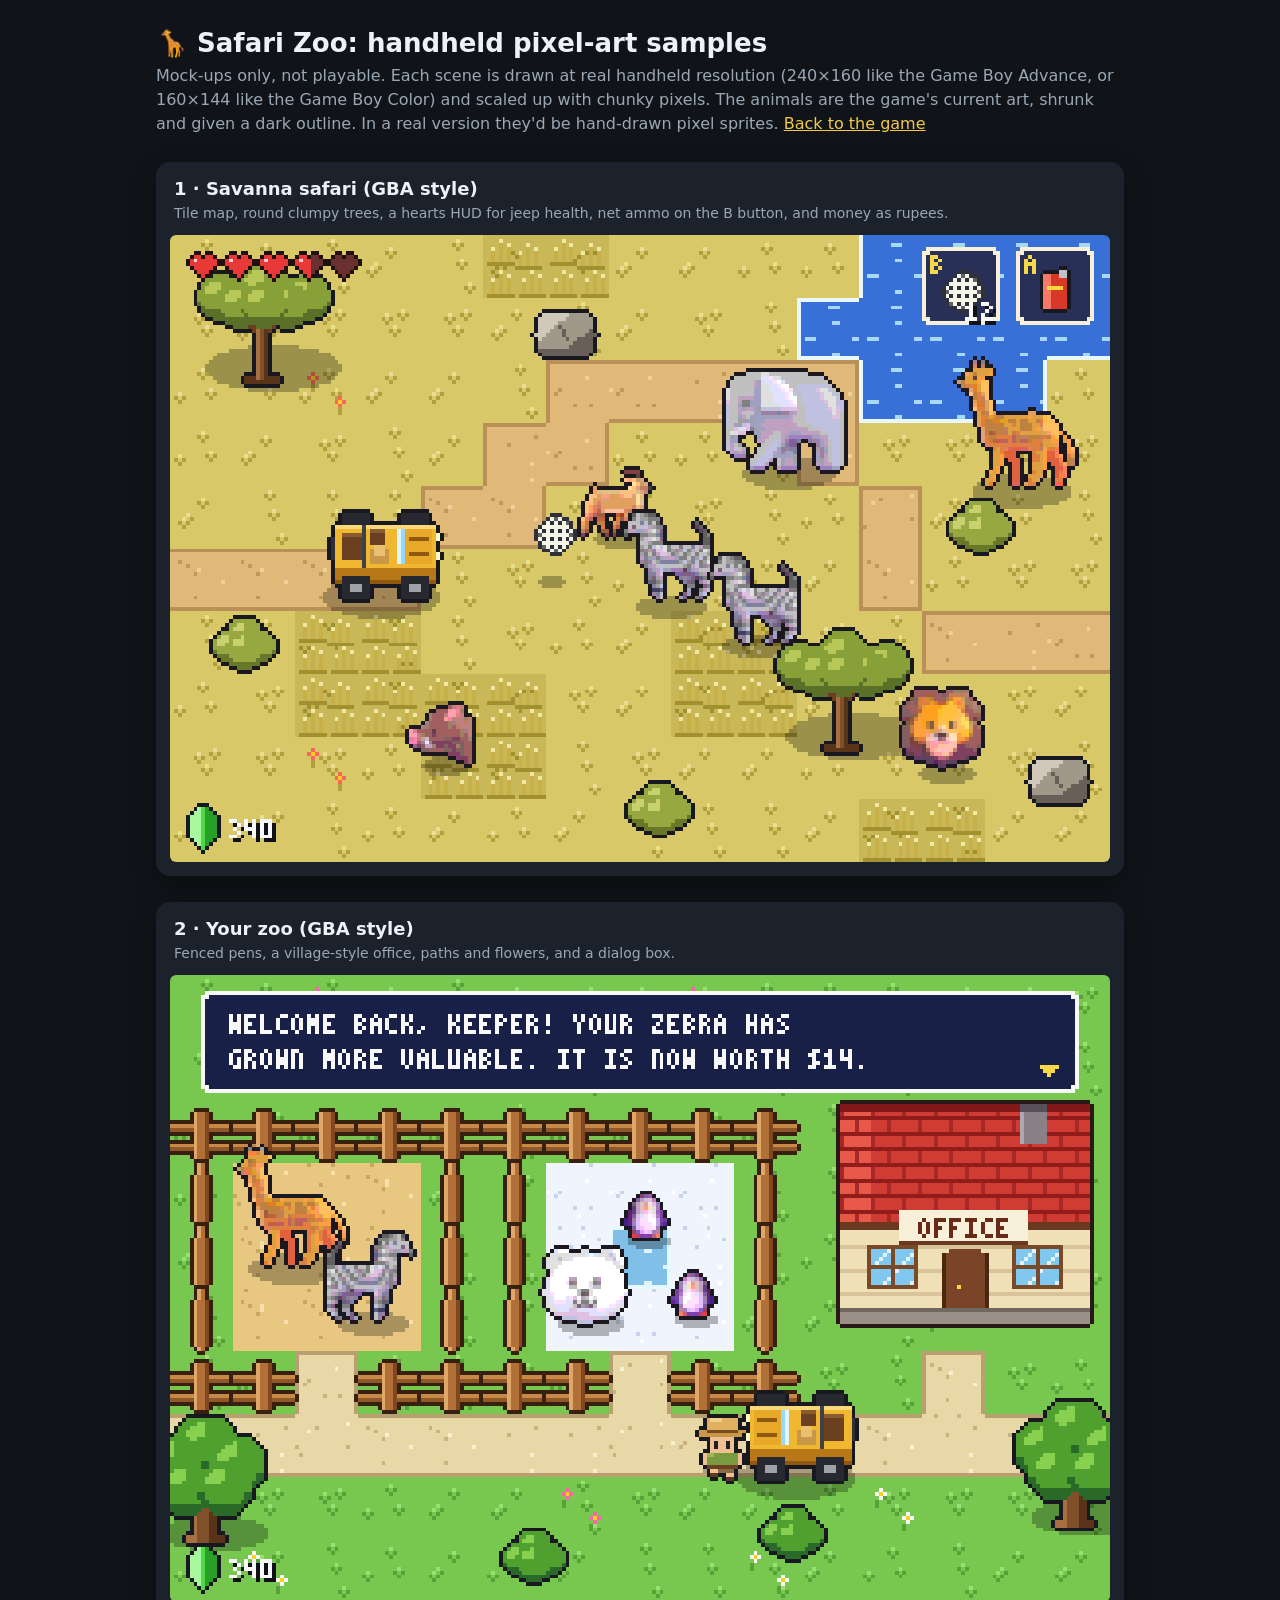
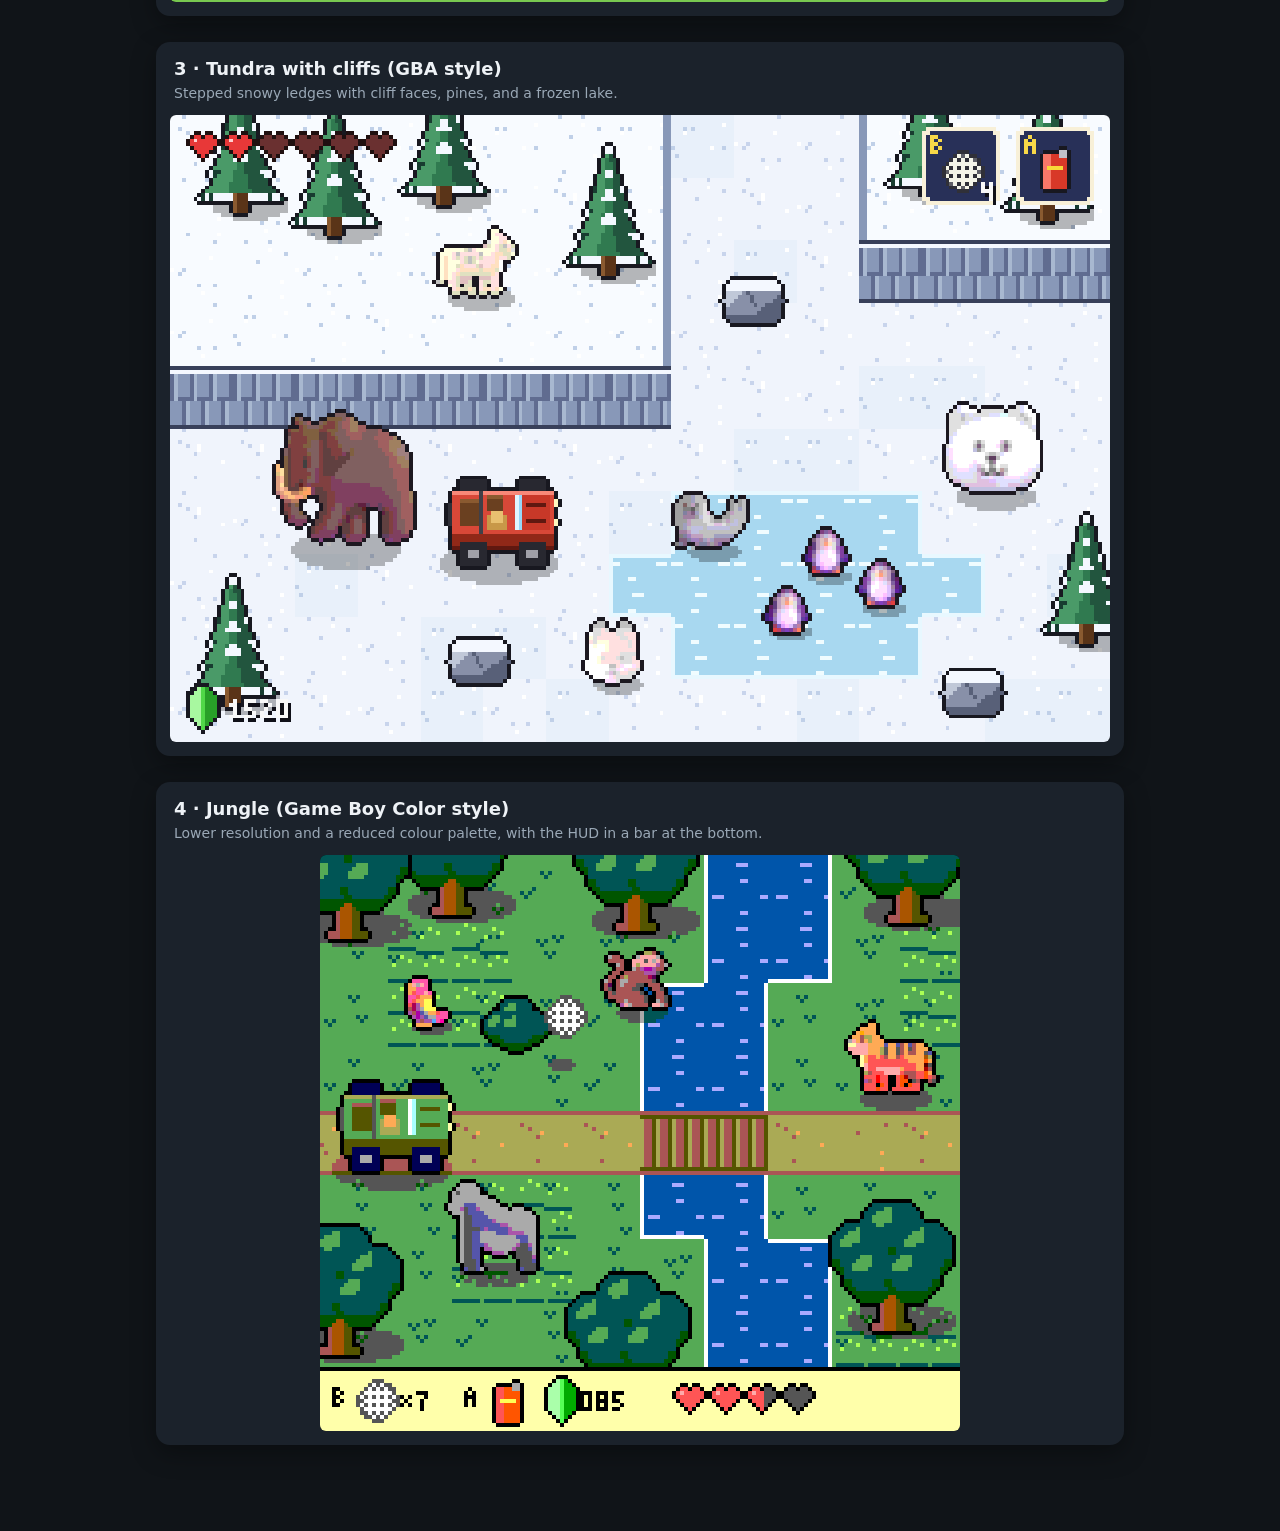
<file: samples/pixel.html>
<!doctype html>
<html lang="en">
<head>
  <meta charset="utf-8">
  <meta name="viewport" content="width=device-width, initial-scale=1">
  <title>Safari Zoo: pixel-art samples</title>
  <meta name="robots" content="noindex">
  <style>
    :root { --bg: #101418; --card: #1b222b; --text: #eef2f6; --muted: #9aa8b6; --accent: #f3c94b; }
    * { box-sizing: border-box; }
    body { margin: 0; background: var(--bg); color: var(--text); font-family: Inter, system-ui, -apple-system, "Segoe UI", Roboto, sans-serif; }
    .wrap { max-width: 1000px; margin: 0 auto; padding: 28px 16px 60px; }
    h1 { margin: 0 0 6px; font-size: 26px; }
    .lede { color: var(--muted); margin: 0 0 26px; line-height: 1.5; }
    section { background: var(--card); border-radius: 14px; padding: 14px; margin-bottom: 26px; box-shadow: 0 8px 24px rgba(0,0,0,.35); }
    section h2 { margin: 2px 4px 4px; font-size: 18px; }
    section p { margin: 0 4px 12px; color: var(--muted); font-size: 14px; line-height: 1.45; }
    canvas { display: block; width: 100%; image-rendering: pixelated; border-radius: 6px; background: #000; }
    canvas.gbc { max-width: 640px; margin: 0 auto; }
    a { color: var(--accent); }
  </style>
</head>
<body>
  <div class="wrap">
    <h1>🦒 Safari Zoo: handheld pixel-art samples</h1>
    <p class="lede">Mock-ups only, not playable. Each scene is drawn at real handheld resolution (240×160 like the Game Boy Advance, or 160×144 like the Game Boy Color) and scaled up with chunky pixels. The animals are the game's current art, shrunk and given a dark outline. In a real version they'd be hand-drawn pixel sprites. <a href="../safari-zoo/">Back to the game</a></p>

    <section><h2>1 · Savanna safari (GBA style)</h2><p>Tile map, round clumpy trees, a hearts HUD for jeep health, net ammo on the B button, and money as rupees.</p><canvas id="c1"></canvas></section>
    <section><h2>2 · Your zoo (GBA style)</h2><p>Fenced pens, a village-style office, paths and flowers, and a dialog box.</p><canvas id="c2"></canvas></section>
    <section><h2>3 · Tundra with cliffs (GBA style)</h2><p>Stepped snowy ledges with cliff faces, pines, and a frozen lake.</p><canvas id="c3"></canvas></section>
    <section><h2>4 · Jungle (Game Boy Color style)</h2><p>Lower resolution and a reduced colour palette, with the HUD in a bar at the bottom.</p><canvas id="c4" class="gbc"></canvas></section>
  </div>

<script>
'use strict';
// ---------- pixel helpers ----------
const COLS = {};
function col(h) {
  if (Array.isArray(h)) return h;
  let c = COLS[h];
  if (!c) c = COLS[h] = [parseInt(h.slice(1, 3), 16), parseInt(h.slice(3, 5), 16), parseInt(h.slice(5, 7), 16), 255];
  return c;
}
function canvas(w, h) { const c = document.createElement('canvas'); c.width = w; c.height = h; return c; }
// Build a sprite pixel by pixel: fn(x, y) returns a colour or null.
function pix(w, h, fn) {
  const c = canvas(w, h), g = c.getContext('2d'), d = g.createImageData(w, h);
  for (let y = 0; y < h; y++) for (let x = 0; x < w; x++) {
    const v = fn(x, y); if (!v) continue;
    const k = col(v), i = (y * w + x) * 4;
    d.data[i] = k[0]; d.data[i + 1] = k[1]; d.data[i + 2] = k[2]; d.data[i + 3] = k[3] ?? 255;
  }
  g.putImageData(d, 0, 0); return c;
}
// Build a sprite from a list of [x, y, w, h, colour] rectangles.
function rects(w, h, list) {
  const c = canvas(w, h), g = c.getContext('2d');
  for (const [x, y, rw, rh, cl] of list) { g.fillStyle = cl; g.fillRect(x, y, rw, rh); }
  return c;
}
// Add a 1px dark outline around every opaque pixel (the classic Zelda sprite look).
function outline(src, oc = '#181820') {
  const sw = src.width, sh = src.height;
  const s = src.getContext('2d').getImageData(0, 0, sw, sh).data;
  const a = (x, y) => (x < 0 || y < 0 || x >= sw || y >= sh) ? 0 : s[(y * sw + x) * 4 + 3];
  const c = pix(sw + 2, sh + 2, (x, y) => {
    const sx = x - 1, sy = y - 1;
    if (a(sx, sy) > 0) return null;
    return (a(sx - 1, sy) > 128 || a(sx + 1, sy) > 128 || a(sx, sy - 1) > 128 || a(sx, sy + 1) > 128) ? oc : null;
  });
  c.getContext('2d').drawImage(src, 1, 1);
  return c;
}
function flipH(src) { const c = canvas(src.width, src.height), g = c.getContext('2d'); g.translate(src.width, 0); g.scale(-1, 1); g.drawImage(src, 0, 0); return c; }
const hash = (x, y, s = 0) => { let h = (x * 374761393 + y * 668265263 + s * 982451653) | 0; h = (h ^ (h >>> 13)) * 1274126177; return ((h ^ (h >>> 16)) >>> 0) / 4294967295; };

// ---------- 3x5 bitmap font ----------
const FONT = {
  A: '010101111101101', B: '110101110101110', C: '011100100100011', D: '110101101101110', E: '111100110100111', F: '111100110100100',
  G: '011100101101011', H: '101101111101101', I: '111010010010111', J: '001001001101010', K: '101101110101101', L: '100100100100111',
  M: '101111111101101', N: '110101101101101', O: '010101101101010', P: '110101110100100', Q: '010101101110011', R: '110101110101101',
  S: '011100010001110', T: '111010010010010', U: '101101101101111', V: '101101101101010', W: '101101111111101', X: '101101010101101',
  Y: '101101010010010', Z: '111001010100111', 0: '111101101101111', 1: '010110010010111', 2: '110001010100111', 3: '110001010001110',
  4: '101101111001001', 5: '111100110001110', 6: '011100111101111', 7: '111001010010010', 8: '111101111101111', 9: '111101111001110',
  '!': '010010010000010', '.': '000000000000010', ',': '000000000010100', '$': '011110010011110', ':': '000010000010000', "'": '010010000000000',
  '-': '000000111000000', '/': '001001010100100', '?': '110001010000010', 'x': '000101010101000',
};
function text(g, str, x, y, color = '#f8f8f8', shadow = '#101018') {
  for (const pass of shadow ? [1, 0] : [0]) {
    g.fillStyle = pass ? shadow : color;
    let cx = x;
    for (const ch of str) {
      const glyph = FONT[ch] || FONT[ch.toUpperCase()];
      if (glyph) for (let i = 0; i < 15; i++) if (glyph[i] === '1') g.fillRect(cx + (i % 3) + pass, y + ((i / 3) | 0) + pass, 1, 1);
      cx += 4;
    }
  }
}

// ---------- sprites ----------
// Round, clumpy canopy made of overlapping lobes, each with a lit top-left and a dark lower rim.
function clumps(w, h, lobes, pal, under) {
  return pix(w, h, (x, y) => {
    let top = -1;
    for (let i = 0; i < lobes.length; i++) { const [lx, ly, r] = lobes[i]; if ((x + 0.5 - lx) ** 2 + (y + 0.5 - ly) ** 2 <= r * r) top = i; }
    if (top < 0) return under ? under(x, y) : null;
    const [lx, ly, r] = lobes[top];
    const nx = (x + 0.5 - lx) / r, ny = (y + 0.5 - ly) / r, d = Math.hypot(nx, ny);
    if (d > 0.8 && ny > 0.2) return pal[2];
    if (nx < -0.05 && ny < -0.1 && d > 0.3 && d < 0.75) return pal[0];
    if (ny > 0.5) return pal[2];
    return pal[1];
  });
}
const trunk = (x0, x1, y0, y1) => (x, y) => (y >= y0 && y <= y1 && x >= x0 - (y >= y1 - 1 ? 2 : 0) && x <= x1 + (y >= y1 - 1 ? 2 : 0))
  ? (x <= x0 ? '#a87040' : x >= x1 - 1 ? '#5a3418' : '#80502a') : null;

function roundTree(pal) {
  return outline(clumps(32, 32, [[16, 13, 9], [16, 7, 8], [8, 12, 7.5], [24, 12, 7.5], [11, 18, 7], [21, 18, 7]], pal, trunk(13, 18, 22, 31)));
}
function acacia() {
  const pal = ['#b8c858', '#88a038', '#5a7028'];
  const branches = (x, y) => {
    if (x >= 19 && x <= 21 && y >= 14 && y <= 29) return x === 19 ? '#a87040' : x === 21 ? '#5a3418' : '#80502a';
    if (y >= 29 && x >= 16 && x <= 24) return '#5a3418';
    for (const dir of [-1, 1]) { const t = (y - 11) / 7; if (t >= 0 && t <= 1 && Math.abs(x - (20 + dir * (1 - t) * 7)) < 1.2) return '#6a4020'; }
    return null;
  };
  return outline(clumps(42, 31, [[21, 7, 7], [10, 9, 6], [32, 9, 6], [15, 11, 6], [27, 11, 6], [21, 11, 6]], pal, branches));
}
function pine(snow) {
  return outline(pix(22, 34, (x, y) => {
    if (y >= 29 && x >= 9 && x <= 12) return x === 9 ? '#8a5a30' : '#5a3418';
    for (let i = 3; i >= 0; i--) {
      const apex = i * 6, base = apex + 12, hw = 4 + i * 2.2;
      if (y < apex || y > base) continue;
      const half = (y - apex + 1) / 13 * hw, dx = x + 0.5 - 11;
      if (Math.abs(dx) > half) continue;
      if (snow && (y - apex < 3 || (base - y < 2 && hash(x, i) > 0.4))) return '#f4f8ff';
      if (base - y < 2) return '#183c30';
      if (dx < -half * 0.35) return '#4a9a68';
      if (dx > half * 0.3) return '#22553e';
      return '#307a50';
    }
    return null;
  }));
}
function bush(pal) { return outline(clumps(16, 14, [[8, 5, 4.5], [4.5, 8, 4.5], [11.5, 8, 4.5], [8, 9, 5]], pal)); }
function rock(pal, snow) {
  return outline(pix(16, 13, (x, y) => {
    const nx = (x + 0.5 - 8) / 7.5, ny = (y + 0.5 - 6.5) / 6;
    if (Math.abs(nx) ** 3 + Math.abs(ny) ** 3 > 1) return null;
    if (snow && ny < -0.35) return '#f4f8ff';
    if ((x === 6 && y === 4) || (x === 7 && (y === 5 || y === 6)) || (x === 8 && y === 7)) return pal[2];
    if (nx + ny < -0.7) return pal[0];
    if (nx + ny > 0.6 || ny > 0.6) return pal[2];
    return pal[1];
  }));
}
function jeep(body) {
  const [top, hi, hood, side, sideDk] = body;
  return outline(rects(28, 22, [
    [3, 0, 7, 4, '#282830'], [18, 0, 7, 4, '#282830'],
    [0, 6, 2, 6, '#303038'],
    [1, 3, 26, 11, top], [1, 3, 26, 1, hi], [19, 4, 7, 9, hood], [20, 6, 5, 1, sideDk], [20, 10, 5, 1, sideDk],
    [1, 14, 26, 4, side], [1, 17, 26, 1, sideDk],
    [17, 4, 2, 9, '#98d8f8'], [17, 4, 1, 9, '#e0f6ff'],
    [3, 5, 5, 7, '#6a4020'], [3, 5, 5, 1, '#8a5a30'], [10, 4, 4, 4, '#6a4020'], [10, 4, 4, 1, '#8a5a30'],
    [8, 3, 1, 11, '#404048'],
    [10, 9, 5, 4, '#c89848'], [11, 8, 3, 3, '#e8c070'],
    [27, 5, 1, 2, '#fff8c0'], [27, 10, 1, 2, '#fff8c0'],
    [3, 16, 7, 6, '#282830'], [18, 16, 7, 6, '#282830'], [5, 18, 3, 2, '#a0a0a8'], [20, 18, 3, 2, '#a0a0a8'],
  ]));
}
const JEEP_TAN = ['#f0b830', '#f8d878', '#e8a828', '#b87818', '#905810'];
const JEEP_RED = ['#d84838', '#f88878', '#c83828', '#902818', '#601810'];
const JEEP_GREEN = ['#78a040', '#a8c868', '#689030', '#486820', '#304810'];
function keeper(frame) {
  const legs = frame ? [[3, 14, 2, 1, '#f0c090'], [7, 13, 2, 1, '#f0c090'], [3, 15, 2, 1, '#5a3a20'], [7, 14, 2, 1, '#5a3a20']]
                     : [[3, 13, 2, 1, '#f0c090'], [7, 14, 2, 1, '#f0c090'], [3, 14, 2, 1, '#5a3a20'], [7, 15, 2, 1, '#5a3a20']];
  return outline(rects(12, 16, [
    [0, 3, 12, 2, '#c89848'], [2, 0, 8, 4, '#e0b060'], [3, 0, 3, 1, '#f0d088'], [2, 3, 8, 1, '#7a4a20'],
    [3, 5, 6, 4, '#f0c090'], [4, 6, 1, 2, '#202028'], [7, 6, 1, 2, '#202028'],
    [2, 9, 8, 4, '#7a9a40'], [2, 9, 2, 1, '#9aba58'], [1, 9, 1, 3, '#f0c090'], [10, 9, 1, 3, '#f0c090'],
    [2, 12, 8, 1, '#6a4020'], [3, 13, 6, 1, '#8a6a40'], ...legs,
  ]));
}
const NET = outline(pix(9, 9, (x, y) => {
  const d = Math.hypot(x - 4, y - 4);
  if (d > 4.4) return null;
  if (d > 3.5 && (x + y) % 4 === 0) return '#606068';
  return (x % 2 === 0 || y % 2 === 0) ? '#f4f4e8' : null;
}), '#303038');
function shadowSprite(w) { const h = Math.max(3, Math.round(w * 0.35)); return pix(w, h, (x, y) => (((x + 0.5 - w / 2) / (w / 2)) ** 2 + ((y + 0.5 - h / 2) / (h / 2)) ** 2 <= 1) ? [0, 0, 0, 70] : null); }
const _hearts = {};
function heart(state) { return _hearts[state] || (_hearts[state] = makeHeart(state)); }
function makeHeart(state) {   // 2 = full, 1 = half, 0 = empty
  const map = ['0110110', '1111111', '1111111', '0111110', '0011100', '0001000'];
  return outline(pix(7, 6, (x, y) => {
    if (map[y][x] !== '1') return null;
    const full = state === 2 || (state === 1 && x < 4);
    if (!full) return '#6a3030';
    return (x === 1 && y === 1) ? '#ffd0d0' : '#e83838';
  }), '#201010');
}
const RUPEE = outline(pix(7, 11, (x, y) => {
  const w = y < 3 ? y + 1 : y > 7 ? 10 - y : 3;
  if (Math.abs(x - 3) > w) return null;
  return x < 3 ? '#a8f8a0' : x === 3 ? '#50d848' : '#28a028';
}));
const FUEL = outline(rects(8, 10, [[1, 1, 6, 9, '#d83828'], [1, 1, 2, 9, '#f87868'], [5, 0, 2, 2, '#c0c0c8'], [2, 4, 4, 1, '#f8d838']]));

// Shrink the game's 3D animal art to pixel size, snap alpha and colour, and outline it.
const IMG = {};
const ANIMAL_KEYS = ['zebra', 'giraffe', 'elephant', 'lion', 'antelope', 'warthog', 'polarbear', 'penguin', 'arcticfox', 'seal', 'mammoth', 'snowleopard', 'monkey', 'gorilla', 'parrot', 'tiger', 'hippo'];
for (const k of ANIMAL_KEYS) { IMG[k] = new Image(); IMG[k].src = '../safari-zoo/assets/animals/' + k + '.png'; }
const FACES_RIGHT = { zebra: true };
const _animalCache = new Map();
function animalSprite(key, size, faceRight) {
  const ck = key + size + (faceRight ? 'R' : 'L');
  if (_animalCache.has(ck)) return _animalCache.get(ck);
  const img = IMG[key];
  if (!img.complete || !img.naturalWidth) return null;
  const c = canvas(size, size), g = c.getContext('2d');
  g.imageSmoothingQuality = 'high';
  if (!!faceRight !== !!FACES_RIGHT[key]) { g.translate(size, 0); g.scale(-1, 1); }
  g.drawImage(img, 0, 0, size, size);
  const d = g.getImageData(0, 0, size, size);
  for (let i = 0; i < d.data.length; i += 4) {
    if (d.data[i + 3] < 110) { d.data[i + 3] = 0; continue; }
    d.data[i + 3] = 255;
    for (let k = 0; k < 3; k++) d.data[i + k] = Math.min(255, Math.round(d.data[i + k] * 1.05 / 32) * 32);
  }
  g.setTransform(1, 0, 0, 1, 0, 0); g.putImageData(d, 0, 0);
  const out = outline(c, '#1c1820');
  _animalCache.set(ck, out);
  return out;
}

// ---------- tiles (16x16) ----------
const T = 16;
const _tileCache = new Map();
function tile(key, make) { let c = _tileCache.get(key); if (!c) { c = make(); _tileCache.set(key, c); } return c; }
function grassTile(pal, v) {
  return tile('grass' + pal.join() + v, () => pix(T, T, (x, y) => {
    for (let i = 0; i < 3; i++) {
      const tx = (hash(v, i, 1) * 12 + 1) | 0, ty = (hash(v, i, 2) * 12 + 2) | 0;
      if ((y === ty && (x === tx || x === tx + 2)) || (y === ty + 1 && x === tx + 1)) return pal[1];
      if (y === ty - 1 && x === tx + 1 && pal[2]) return pal[2];
    }
    return pal[0];
  }));
}
function tallGrassTile(pal, v) {
  return tile('tall' + pal.join() + v, () => {
    const base = grassTile([pal[1], pal[2]], v);
    const c = canvas(T, T), g = c.getContext('2d'); g.drawImage(base, 0, 0);
    const blade = (bx, by) => {
      for (const [dx, h] of [[-2, 3], [0, 5], [2, 4]]) {
        g.fillStyle = pal[3]; g.fillRect(bx + dx, by - h, 1, h + 1);
        g.fillStyle = pal[0]; g.fillRect(bx + dx, by - h, 1, 1);
      }
      g.fillStyle = pal[2]; g.fillRect(bx - 3, by + 1, 7, 1);
    };
    blade(4, 6); blade(11, 7); blade(4, 14); blade(12, 14);
    return c;
  });
}
function flowerTile(pal, petal, frame, v) {
  return tile('flw' + pal.join() + petal + frame + v, () => {
    const c = canvas(T, T), g = c.getContext('2d'); g.drawImage(grassTile(pal, v), 0, 0);
    for (const [fx, fy] of [[4, 4], [11, 10]]) {
      const ox = frame ? 1 : 0;
      g.fillStyle = petal; g.fillRect(fx - 1 + ox, fy, 3, 1); g.fillRect(fx + ox, fy - 1, 1, 3);
      g.fillStyle = '#f8d020'; g.fillRect(fx + ox, fy, 1, 1);
      g.fillStyle = pal[1]; g.fillRect(fx, fy + 2, 1, 2);
    }
    return c;
  });
}
function speckTile(key, base, specks, v) {
  return tile(key + v, () => pix(T, T, (x, y) => {
    for (let i = 0; i < specks.length; i++) {
      const [cl, n] = specks[i];
      for (let j = 0; j < n; j++) if (x === ((hash(v, i * 10 + j, 3) * 15) | 0) && y === ((hash(v, i * 10 + j, 4) * 15) | 0)) return cl;
    }
    return base;
  }));
}
function waterTile(frame, deep = '#3870d8', light = '#a8d8f8') {
  return tile('water' + frame + deep, () => pix(T, T, (x, y) => {
    if (y % 8 === 2 && ((x + frame * 2 + (y >> 3) * 6) % 12) < 3) return light;
    if (y % 8 === 6 && ((x + 16 - frame * 2 + 3) % 12) < 2) return light;
    return deep;
  }));
}
function cliffTile(pal, v) {
  return tile('cliff' + pal.join() + v, () => pix(T, T, (x, y) => {
    if (y === 0) return pal[3];
    if (y === 1 && pal[4]) return pal[4];
    if (y === 15) return pal[3];
    const sx = (x + (y > 8 ? 2 : 0)) % 5;
    if (sx === 0) return pal[2];
    if (sx === 1) return pal[0];
    if (y === 8) return pal[2];
    return pal[1];
  }));
}
function bridgeTile() {
  return tile('bridge', () => pix(T, T, (x, y) => {
    if (y <= 1 || y >= 14) return y === 1 || y === 14 ? '#5a3418' : '#a87040';
    if (x % 4 === 3) return '#6a4020';
    return x % 4 === 0 ? '#c89058' : '#a87040';
  }));
}

// ---------- scene runner ----------
function makeScene(id, w, h, build, opts = {}) {
  const view = document.getElementById(id);
  view.width = w * 4; view.height = h * 4;
  const vg = view.getContext('2d'); vg.imageSmoothingEnabled = false;
  const low = canvas(w, h), g = low.getContext('2d');
  const sc = { w, h, g, map: null, legend: null, objs: [], hud: null, after: null, gbc: !!opts.gbc };
  build(sc);
  const at = (x, y) => (sc.map[y] && sc.map[y][x]) || null;
  sc.at = at;
  return (t) => {
    const frame = (t / 250 | 0) % 6, slow = (t / 600 | 0) % 2;
    for (let y = 0; y < sc.map.length; y++) for (let x = 0; x < sc.map[y].length; x++) sc.legend(g, at(x, y), x, y, frame, slow);
    const objs = sc.objs.map((o) => ({ ...o, by: typeof o.by === 'function' ? o.by(t) : o.by })).sort((a, b) => a.by - b.by);
    for (const o of objs) o.draw(g, t);
    if (sc.hud) sc.hud(g, t);
    if (sc.gbc) {   // limit to a Game Boy Color-ish palette (4 levels per channel)
      const d = g.getImageData(0, 0, w, h);
      for (let i = 0; i < d.data.length; i += 4) for (let k = 0; k < 3; k++) d.data[i + k] = Math.round(d.data[i + k] / 85) * 85;
      g.putImageData(d, 0, 0);
    }
    vg.drawImage(low, 0, 0, w * 4, h * 4);
  };
}
// Common object helpers
function put(sc, sprite, x, y, o = {}) {   // x,y = top-left in pixels; sorted by its bottom edge
  const s = sprite;
  sc.objs.push({ by: y + (o.h ?? s.height), draw: (g) => g.drawImage(s, x, y) });
}
function putAnimal(sc, key, x, y, size, o = {}) {
  const sh = shadowSprite(Math.round(size * 0.7));
  sc.objs.push({ by: y + size, draw: (g, t) => {
    const s = animalSprite(key, size, o.right);
    g.drawImage(sh, Math.round(x + size / 2 - sh.width / 2 + 1), Math.round(y + size - sh.height / 2 - 1));
    if (!s) return;
    const hop = o.still ? 0 : ((t / (o.speed || 300) + x) | 0) % 2;
    g.drawImage(s, Math.round(x - 1), Math.round(y - 1 - hop));
  } });
}
function putTree(sc, sprite, x, y) {
  const sh = shadowSprite(Math.round(sprite.width * 0.8));
  sc.objs.push({ by: y + sprite.height - 2, draw: (g) => { g.drawImage(sh, Math.round(x + sprite.width / 2 - sh.width / 2 + 2), y + sprite.height - sh.height + 1); g.drawImage(sprite, x, y); } });
}
function putJeep(sc, body, x, y, faceLeft) {
  let s = jeep(body); if (faceLeft) s = flipH(s);
  const sh = shadowSprite(30);
  sc.objs.push({ by: y + s.height, draw: (g, t) => {
    const bump = ((t / 120) | 0) % 2;
    g.drawImage(sh, x - 1, y + s.height - 7);
    g.drawImage(s, x, y - bump);
  } });
}
function putNet(sc, x0, y0, x1, y1) {
  const sh = shadowSprite(7);
  sc.objs.push({ by: () => 999, draw: (g, t) => {
    const k = (t % 1400) / 1400, x = Math.round(x0 + (x1 - x0) * k), y = Math.round(y0 + (y1 - y0) * k), lift = Math.round(Math.sin(k * Math.PI) * 8);
    g.drawImage(sh, x + 1, y + 8); g.drawImage(NET, x, y - lift);
  } });
}
function hearts(g, x, y, n, of) {
  for (let i = 0; i < of; i++) g.drawImage(heart(n >= i + 1 ? 2 : n > i ? 1 : 0), x + i * 9, y);
}
function itemBox(g, x, y, letter, icon, count) {
  g.fillStyle = '#f8f0d8'; g.fillRect(x + 1, y, 18, 20); g.fillRect(x, y + 1, 20, 18);
  g.fillStyle = '#283058'; g.fillRect(x + 2, y + 1, 16, 18); g.fillRect(x + 1, y + 2, 18, 16);
  text(g, letter, x + 2, y + 2, '#f8d848', null);
  g.drawImage(icon, x + 10 - (icon.width >> 1), y + 11 - (icon.height >> 1));
  if (count != null) text(g, String(count), x + 19 - String(count).length * 4, y + 14, '#f8f8f8', '#101018');
}
function rupees(g, x, y, n) { g.drawImage(RUPEE, x, y); text(g, String(n).padStart(3, '0'), x + 11, y + 4); }
function dialog(g, x, y, w, h, lines, t) {
  g.fillStyle = '#f8f8f8'; g.fillRect(x + 1, y, w - 2, h); g.fillRect(x, y + 1, w, h - 2);
  g.fillStyle = '#182048'; g.fillRect(x + 2, y + 1, w - 4, h - 2); g.fillRect(x + 1, y + 2, w - 2, h - 4);
  lines.forEach((l, i) => text(g, l, x + 7, y + 6 + i * 9, '#f8f8f8', null));
  if (((t / 400) | 0) % 2) { g.fillStyle = '#f8d848'; g.fillRect(x + w - 10, y + h - 7, 5, 1); g.fillRect(x + w - 9, y + h - 6, 3, 1); g.fillRect(x + w - 8, y + h - 5, 1, 1); }
}
// Water edges: a light foam line wherever water meets land.
function foam(g, at, x, y, isWater) {
  g.fillStyle = '#e8f8ff';
  if (!isWater(at(x, y - 1))) g.fillRect(x * T, y * T, T, 1);
  if (!isWater(at(x, y + 1))) g.fillRect(x * T, y * T + 15, T, 1);
  if (!isWater(at(x - 1, y))) g.fillRect(x * T, y * T, 1, T);
  if (!isWater(at(x + 1, y))) g.fillRect(x * T + 15, y * T, 1, T);
}
function pathEdges(g, at, x, y, isPath, cl) {
  g.fillStyle = cl;
  if (!isPath(at(x, y - 1))) g.fillRect(x * T, y * T, T, 1);
  if (!isPath(at(x, y + 1))) g.fillRect(x * T, y * T + 15, T, 1);
  if (!isPath(at(x - 1, y))) g.fillRect(x * T, y * T, 1, T);
  if (!isPath(at(x + 1, y))) g.fillRect(x * T + 15, y * T, 1, T);
}

// ---------- scene 1: savanna ----------
const scenes = [];
scenes.push(makeScene('c1', 240, 160, (sc) => {
  sc.map = [
    '.....,,....~~~~',
    '..........~~~~~',
    '..f...=====~~~.',
    '.....==...=....',
    '....==.....=...',
    '====.......=...',
    '..,,....,,..===',
    '..,,,,..,,f....',
    '..f.,,.........',
    '...........,,..',
  ];
  const G = ['#d8c868', '#b0a040', '#e8e090'], TG = ['#f0e8a0', '#c8b858', '#a09030', '#c8b048'];
  const isW = (c) => c === '~' || c === null, isP = (c) => c === '=';
  sc.legend = (g, c, x, y, frame) => {
    const v = (hash(x, y) * 4) | 0;
    if (c === '~') { g.drawImage(waterTile(frame % 6), x * T, y * T); foam(g, sc.at, x, y, isW); }
    else if (c === '=') { g.drawImage(speckTile('dirt', '#e0b878', [['#c09858', 4], ['#f0d098', 2]], v), x * T, y * T); pathEdges(g, sc.at, x, y, (k) => isP(k) || k === null, '#b89058'); }
    else if (c === ',') g.drawImage(tallGrassTile(TG, v), x * T, y * T);
    else if (c === 'f') g.drawImage(flowerTile(G, '#f86858', frame % 2, v), x * T, y * T);
    else g.drawImage(grassTile(G, v), x * T, y * T);
  };
  putTree(sc, acacia(), 2, 6);
  putTree(sc, acacia(), 150, 100);
  for (const [x, y] of [[198, 66], [10, 96], [116, 138]]) put(sc, bush(['#c8d070', '#98a840', '#687828']), x, y);
  put(sc, rock(['#d0c8b8', '#a09888', '#686058']), 92, 18); put(sc, rock(['#d0c8b8', '#a09888', '#686058']), 218, 132);
  putAnimal(sc, 'elephant', 140, 28, 34, { speed: 500 });
  putAnimal(sc, 'giraffe', 198, 30, 36, { speed: 450 });
  putAnimal(sc, 'zebra', 114, 70, 26, { right: true, speed: 140 });
  putAnimal(sc, 'zebra', 136, 80, 26, { right: true, speed: 150 });
  putAnimal(sc, 'antelope', 104, 58, 20, { right: true, speed: 130 });
  putAnimal(sc, 'warthog', 60, 118, 18, { speed: 260 });
  putAnimal(sc, 'lion', 186, 116, 22, { speed: 400 });
  putJeep(sc, JEEP_TAN, 40, 70);
  putNet(sc, 70, 76, 112, 82);
  sc.hud = (g) => { hearts(g, 4, 4, 3.5, 5); itemBox(g, 192, 3, 'B', NET, 12); itemBox(g, 216, 3, 'A', FUEL); rupees(g, 4, 145, 340); };
}));

// ---------- scene 2: zoo ----------
scenes.push(makeScene('c2', 240, 160, (sc) => {
  sc.map = [
    '..f.....f......',
    '....f.......f..',
    '...............',
    '.sss..nnn......',
    '.sss..nin......',
    '.sss..nnn......',
    '..#....#....#..',
    '###############',
    '......f....f...',
    '.f.......f.....',
  ];
  const G = ['#78c850', '#58a038', '#98e070'];
  const isP = (c) => c === '#';
  sc.legend = (g, c, x, y, frame, slow) => {
    const v = (hash(x, y) * 4) | 0;
    if (c === '#') { g.drawImage(speckTile('path', '#e8d8a8', [['#c8b480', 4], ['#f8f0d0', 2]], v), x * T, y * T); pathEdges(g, sc.at, x, y, (k) => isP(k) || k === null, '#b8a070'); }
    else if (c === 's') g.drawImage(speckTile('sand', '#e8c880', [['#c8a860', 5], ['#f8e0a8', 3]], v), x * T, y * T);
    else if (c === 'n') g.drawImage(speckTile('snow', '#f0f4fc', [['#c8d4ec', 5], ['#ffffff', 3]], v), x * T, y * T);
    else if (c === 'i') { g.drawImage(waterTile(frame % 6, '#80c0e8', '#e0f4ff'), x * T, y * T); foam(g, sc.at, x, y, (k) => k === 'i'); }
    else if (c === 'f') g.drawImage(flowerTile(G, x % 2 ? '#f8f8f8' : '#f868a8', slow, v), x * T, y * T);
    else g.drawImage(grassTile(G, v), x * T, y * T);
  };
  // fences: a ring of fence tiles around each pen, with a gate
  const postH = rects(16, 16, [[0, 6, 16, 2, '#c88848'], [0, 7, 16, 1, '#905828'], [0, 11, 16, 2, '#c88848'], [0, 12, 16, 1, '#905828'], [6, 3, 4, 12, '#b07038'], [6, 3, 1, 12, '#e0a868'], [9, 3, 1, 12, '#804820']]);
  const postV = rects(16, 16, [[7, 0, 2, 16, '#b07038'], [7, 0, 1, 16, '#e0a868'], [6, 3, 4, 12, '#b07038'], [6, 3, 1, 12, '#e0a868'], [9, 3, 1, 12, '#804820']]);
  const fenceH = outline(postH, '#382010'), fenceV = outline(postV, '#382010');
  for (const [x0, y0, x1, y1, gate] of [[0, 2, 4, 6, 2], [5, 2, 9, 6, 7]]) {
    for (let x = x0; x <= x1; x++) for (const y of [y0, y1]) if (!(y === y1 && x === gate)) put(sc, fenceH, x * T - 1, y * T - 1);
    for (let y = y0 + 1; y < y1; y++) for (const x of [x0, x1]) put(sc, fenceV, x * T - 1, y * T - 1);
  }
  // office
  const house = outline(pix(64, 56, (x, y) => {
    if (y < 30) {   // roof
      if (x >= 46 && x <= 52 && y < 10) return y < 2 ? '#585058' : x === 46 ? '#b0a8b0' : '#8a8088';   // chimney
      if (y < 2) return '#801818';
      const r = y >> 2;
      if (y % 4 === 3) return '#901c1c';
      if ((x + (r % 2) * 4) % 8 === 0) return '#a82828';
      return x < 8 ? '#e85848' : '#d03c34';
    }
    if (y === 30 || y === 31) return '#6a3a20';
    if (y >= 52) return y === 52 ? '#706860' : '#9a9088';
    if (x >= 26 && x <= 37 && y >= 37) { if (y === 37 && (x < 28 || x > 35)) return '#f0e0b8'; return (x === 30 && y === 46) ? '#f8d848' : x === 26 || x === 37 ? '#4a2810' : '#7a4428'; }
    for (const wx of [7, 44]) if (x >= wx && x <= wx + 12 && y >= 36 && y <= 46) {
      if (x === wx || x === wx + 12 || y === 36 || y === 46) return '#7a4a28';
      if (x === wx + 6 || y === 41) return '#7a4a28';
      return (x - wx + y) % 7 === 0 ? '#e0f4ff' : '#80c8f0';
    }
    return y % 6 === 0 ? '#d8c498' : '#f0e0b8';
  }), '#281818');
  put(sc, house, 170, 32, { h: 58 });
  sc.objs.push({ by: 91, draw: (g) => { g.fillStyle = '#f8f0d8'; g.fillRect(186, 60, 33, 9); g.fillStyle = '#6a3a20'; g.fillRect(186, 68, 33, 1); text(g, 'OFFICE', 191, 62, '#6a2a18', null); } });
  // animals
  putAnimal(sc, 'giraffe', 14, 42, 34, { speed: 500 });
  putAnimal(sc, 'zebra', 38, 64, 26, { speed: 350 });
  putAnimal(sc, 'polarbear', 94, 66, 24, { speed: 500 });
  putAnimal(sc, 'penguin', 114, 54, 15, { speed: 220 });
  putAnimal(sc, 'penguin', 126, 74, 15, { right: true, speed: 240 });
  for (const [x, y] of [[214, 108], [-8, 112]]) putTree(sc, roundTree(['#88d050', '#50a030', '#2a6a28']), x, y);
  put(sc, bush(['#88d050', '#50a030', '#2a6a28']), 150, 134); put(sc, bush(['#88d050', '#50a030', '#2a6a28']), 84, 140);
  putJeep(sc, JEEP_TAN, 146, 106, true);
  const k0 = keeper(0), k1 = keeper(1), ksh = shadowSprite(10);
  sc.objs.push({ by: 128, draw: (g, t) => { const x = 98 + (((t / 60) | 0) % 40); g.drawImage(ksh, x + 2, 124); g.drawImage(((t / 160) | 0) % 2 ? k0 : k1, x, 112); } });
  sc.hud = (g, t) => {
    dialog(g, 8, 4, 224, 26, ['WELCOME BACK, KEEPER! YOUR ZEBRA HAS', 'GROWN MORE VALUABLE. IT IS NOW WORTH $14.'], t);
    rupees(g, 4, 145, 340);
  };
}));

// ---------- scene 3: tundra ----------
scenes.push(makeScene('c3', 240, 160, (sc) => {
  sc.map = [
    'SSSSSSSSsssSSSS',
    'SSSSSSSSsssSSSS',
    'SSSSSSSSsssssss',
    'SSSSSSSSsssssss',
    'sssssssssssssss',
    'sssssssssssssss',
    'ssssssssiiiisss',
    'sssssssiiiiiiss',
    'ssssssssiiiisss',
    'sssssssssssssss',
  ];
  const high = (c) => c === 'S';
  const cliffPal = ['#a8b8d0', '#8898b8', '#606c90', '#38405a', '#f4f8ff'];
  sc.legend = (g, c, x, y, frame) => {
    const v = (hash(x, y) * 4) | 0;
    if (c === 'i') { g.drawImage(waterTile(0, '#a8d8f0', '#f0fcff'), x * T, y * T); foam(g, sc.at, x, y, (k) => k === 'i'); return; }
    if (!high(c) && high(sc.at(x, y - 1))) { g.drawImage(cliffTile(cliffPal, v), x * T, y * T); return; }
    g.drawImage(speckTile(high(c) ? 'snowhi' : 'snow', high(c) ? '#f8fbff' : '#e8f0fa', [['#c0d0e8', 5], ['#ffffff', 3]], v), x * T, y * T);
    if (high(c)) {   // ledge edges on the high ground
      g.fillStyle = '#8898b8';
      if (!high(sc.at(x - 1, y)) && sc.at(x - 1, y)) g.fillRect(x * T, y * T, 2, T);
      if (!high(sc.at(x + 1, y)) && sc.at(x + 1, y)) g.fillRect(x * T + 14, y * T, 2, T);
    }
  };
  const P = pine(true);
  for (const [x, y] of [[6, -10], [30, -4], [58, -12], [100, 6], [182, -14], [212, -8], [222, 100], [4, 116]]) putTree(sc, P, x, y);
  const R = ['#c0c8d8', '#8890a8', '#586078'];
  put(sc, rock(R, true), 140, 40); put(sc, rock(R, true), 70, 132); put(sc, rock(R, true), 196, 140);
  putAnimal(sc, 'snowleopard', 66, 24, 24, { right: true, speed: 400 });
  putAnimal(sc, 'mammoth', 24, 72, 40, { speed: 700 });
  putAnimal(sc, 'polarbear', 196, 70, 28, { speed: 500 });
  putAnimal(sc, 'seal', 128, 92, 20, { speed: 600 });
  putAnimal(sc, 'penguin', 160, 104, 15, { speed: 220 }); putAnimal(sc, 'penguin', 174, 112, 15, { right: true, speed: 240 }); putAnimal(sc, 'penguin', 150, 118, 15, { speed: 260 });
  putAnimal(sc, 'arcticfox', 104, 128, 18, { right: true, speed: 180 });
  putJeep(sc, JEEP_RED, 70, 92);
  sc.hud = (g) => { hearts(g, 4, 4, 2, 6); itemBox(g, 192, 3, 'B', NET, 4); itemBox(g, 216, 3, 'A', FUEL); rupees(g, 4, 145, 1520); };
}));

// ---------- scene 4: jungle, Game Boy Color style ----------
scenes.push(makeScene('c4', 160, 144, (sc) => {
  sc.map = [
    '......~~..',
    '.,,...~~.,',
    '.,,..~~..,',
    '.....~~...',
    '=====bb===',
    '..,,.~~...',
    '..,,..~~..',
    '......~~,,',
    '......~~,,',
  ];
  const G = ['#48a050', '#287838', '#68c060'], TG = ['#a8e070', '#58a048', '#286830', '#40903c'];
  const isW = (c) => c === '~' || c === 'b' || c === null;
  sc.legend = (g, c, x, y, frame) => {
    const v = (hash(x, y) * 4) | 0;
    if (c === '~') { g.drawImage(waterTile(frame % 6, '#2868b0', '#90c8f0'), x * T, y * T); foam(g, sc.at, x, y, isW); }
    else if (c === 'b') g.drawImage(bridgeTile(), x * T, y * T);
    else if (c === '=') { g.drawImage(speckTile('jdirt', '#c09058', [['#a07040', 4], ['#d8b078', 2]], v), x * T, y * T); pathEdges(g, sc.at, x, y, (k) => k === '=' || k === 'b' || k === null, '#805830'); }
    else if (c === ',') g.drawImage(tallGrassTile(TG, v), x * T, y * T);
    else g.drawImage(grassTile(G, v), x * T, y * T);
  };
  const JT = roundTree(['#58b048', '#287830', '#104820']);
  for (const [x, y] of [[-10, -12], [16, -18], [62, -14], [130, -16], [-12, 92], [126, 86], [60, 104]]) putTree(sc, JT, x, y);
  put(sc, bush(['#58b048', '#287830', '#104820']), 40, 34);
  putAnimal(sc, 'gorilla', 30, 80, 26, { speed: 500 });
  putAnimal(sc, 'monkey', 70, 22, 18, { right: true, speed: 160 });
  putAnimal(sc, 'tiger', 130, 36, 26, { speed: 300 });
  putAnimal(sc, 'parrot', 20, 30, 14, { speed: 120 });
  putJeep(sc, JEEP_GREEN, 4, 56);
  putNet(sc, 34, 60, 74, 30);
  sc.hud = (g) => {
    g.fillStyle = '#f8f0c8'; g.fillRect(0, 128, 160, 16);
    g.fillStyle = '#181818'; g.fillRect(0, 128, 160, 1);
    text(g, 'B', 3, 133, '#181818', null); g.drawImage(NET, 9, 131); text(g, 'x7', 20, 134, '#181818', null);
    text(g, 'A', 36, 133, '#181818', null); g.drawImage(FUEL, 42, 131);
    g.drawImage(RUPEE, 56, 130); text(g, '085', 65, 134, '#181818', null);
    hearts(g, 88, 132, 2.5, 4);
  };
}, { gbc: true }));

let total = 0, loaded = 0;
for (const im of Object.values(IMG)) { total++; if (im.complete) loaded++; else im.onload = im.onerror = () => { loaded++; }; }
window.samplesReady = () => loaded >= total;
function frame(t) { for (const s of scenes) s(t); requestAnimationFrame(frame); }
requestAnimationFrame(frame);
</script>
</body>
</html>
</file>
<file: reel-rhythm/css/style.css>
:root {
  --bg: #0a1024;
  --panel: #101638;
  --card: #1c2858;
  --border: #f4f0e0;
  --text: #f3f0e2;
  --muted: #a8b0d8;
  --accent: #f8d848;
  --accent-dark: #b89818;
  --sea: #3aa8d8;
  --pos: #8be07a;
  --neg: #ff8a7a;
  --warn: #f8b860;
}
* { box-sizing: border-box; }
html, body { margin: 0; height: 100%; background: var(--bg); color: var(--text); overflow: hidden;
  font-family: "Nunito", system-ui, -apple-system, "Segoe UI", Roboto, sans-serif; }
body { -webkit-user-select: none; user-select: none; -webkit-touch-callout: none; }
.hidden { display: none !important; }
canvas { position: fixed; inset: 0; width: 100vw; height: 100vh; display: block; image-rendering: pixelated; touch-action: none; }

/* ---- Top bar ---- */
#hud { position: fixed; top: calc(6px + env(safe-area-inset-top)); left: 8px; right: 8px; display: flex; align-items: center; gap: 6px; z-index: 3; flex-wrap: wrap; }
.hud-title, .hud-stat, .hud-btns { background: rgba(16,22,56,0.9); border: 2px solid var(--border); border-radius: 4px; }
.hud-title { font-weight: 800; font-size: 17px; padding: 6px 10px; }
.hud-stat { padding: 2px 10px; text-align: center; min-width: 58px; }
.hud-stat small { display: block; color: var(--muted); font-size: 10px; }
.hud-stat b { font-size: 15px; white-space: nowrap; }
#stat-money { color: var(--accent); }
.stars { color: var(--accent); letter-spacing: 1px; }
.hud-btns { margin-left: auto; display: flex; padding: 1px; }
.icon-btn { background: none; border: none; font-size: 18px; cursor: pointer; padding: 5px 6px; border-radius: 3px; text-decoration: none; line-height: 1; touch-action: manipulation; }
.icon-btn:hover { background: rgba(255,255,255,0.1); }
body.fishing .hud-stat:not(:nth-child(3)), body.fishing .hud-title { display: none; }

/* ---- Bottom action bar ---- */
#bar { position: fixed; left: 8px; right: 8px; bottom: calc(6px + env(safe-area-inset-bottom)); z-index: 3; display: flex; flex-direction: column; gap: 6px;
  background: rgba(16,22,56,0.92); border: 2px solid var(--border); border-radius: 4px; padding: 6px 8px; }
.bar-row { display: flex; align-items: center; gap: 6px; flex-wrap: wrap; }
.bar-note { flex: 1; font-size: 13px; min-width: 160px; }
.main-btns .btn { flex: 1; justify-content: center; }
.cooler { display: flex; align-items: center; gap: 6px; overflow-x: auto; padding-bottom: 2px; }
.cooler-label { font-weight: 800; font-size: 13px; white-space: nowrap; }
.fish-chip { display: flex; align-items: center; gap: 4px; background: var(--card); color: var(--text); border: 2px solid rgba(244,240,224,0.3); border-radius: 4px;
  padding: 3px 8px; font: inherit; font-size: 12px; cursor: pointer; white-space: nowrap; touch-action: manipulation; }
.fish-chip.on { border-color: var(--accent); background: #3a3a18; }

/* ---- Buttons ---- */
.btn { font: inherit; background: var(--accent); color: #2a2000; border: 2px solid #3a2a00; border-radius: 4px; padding: 7px 12px; font-weight: 800; cursor: pointer;
  box-shadow: 0 3px 0 var(--accent-dark); display: inline-flex; align-items: center; justify-content: space-between; gap: 8px; touch-action: manipulation; }
.btn:hover { filter: brightness(1.08); }
.btn:active { transform: translateY(2px); box-shadow: 0 1px 0 var(--accent-dark); }
.btn.cant, .btn:disabled { background: #4e5470; color: #aab0c8; box-shadow: 0 3px 0 #33384c; border-color: #262a3a; cursor: not-allowed; }
.btn.big { font-size: 18px; padding: 11px 16px; justify-content: center; width: 100%; margin-top: 12px; }
.btn.wide { width: 100%; }
.btn.small { padding: 4px 9px; font-size: 12px; background: #d9d2b8; box-shadow: 0 2px 0 #a59e85; }
.btn.alt { background: #d9d2b8; box-shadow: 0 3px 0 #a59e85; }
.btn.fish-btn { background: #48b0e8; box-shadow: 0 3px 0 #2878a8; color: #08203a; }
.btn.open-btn { background: #68c858; box-shadow: 0 3px 0 #3a8a30; color: #0c2a08; }
.btn .cost { background: rgba(0,0,0,0.15); border-radius: 3px; padding: 1px 6px; font-size: 13px; white-space: nowrap; }
.link { background: none; border: none; color: var(--muted); cursor: pointer; text-decoration: underline; font: inherit; font-size: 13px; padding: 0; }
.close-x { display: block; margin: 14px auto 0; }

/* ---- Menus ---- */
#modal { position: fixed; inset: 0; background: rgba(0,0,0,0.6); display: flex; align-items: center; justify-content: center; z-index: 10; padding: 12px; }
#modal-box { background: var(--panel); border: 3px solid var(--border); border-radius: 6px; box-shadow: 0 0 0 3px #101638, 0 10px 40px rgba(0,0,0,0.5);
  padding: 18px 20px; max-width: 560px; width: 100%; max-height: 92vh; max-height: 92dvh; overflow-y: auto; touch-action: pan-y; overscroll-behavior: contain; -webkit-user-select: text; user-select: text; }
#modal-box h2 { margin: 0 0 8px; color: #f8e8b0; }
#modal-box h3 { margin: 14px 0 6px; color: #f8e8b0; font-size: 16px; }
#modal-box ol { padding-left: 20px; line-height: 1.5; }
#modal-box p { margin: 6px 0; }
.card { background: var(--card); border: 1px solid rgba(244,240,224,0.25); border-radius: 4px; padding: 10px 12px; margin-bottom: 8px; }
.card small, .up-info small, .spot small, .nm small { display: block; color: var(--muted); font-size: 12px; margin-top: 2px; }
.muted { color: var(--muted); font-weight: normal; }
.small { font-size: 12px; }
.pos { color: var(--pos); } .neg { color: var(--neg) !important; } .warn { color: var(--warn); }
.wallet { color: var(--accent); font-weight: 800; }
.row { display: flex; justify-content: space-between; gap: 8px; font-size: 15px; padding: 3px 0; }
.row.total { border-top: 1px solid rgba(255,255,255,0.25); margin-top: 6px; padding-top: 6px; font-size: 17px; font-weight: 800; }
.chip { display: inline-flex; align-items: center; gap: 4px; background: var(--card); border: 1px solid rgba(244,240,224,0.25); border-radius: 4px; padding: 2px 8px; margin: 2px; font-size: 13px; }
img.px { image-rendering: pixelated; vertical-align: middle; }
.tag { display: inline-block; background: rgba(255,255,255,0.08); border-radius: 3px; padding: 1px 6px; margin: 2px 3px 0 0; font-size: 11px; color: var(--text); white-space: nowrap; }
.hearts { color: #f85878; letter-spacing: -1px; font-size: 13px; }
.hearts .off { color: #3a4268; }
.lock, .maxed { font-weight: 800; font-size: 13px; color: var(--muted); white-space: nowrap; }
.maxed { color: var(--accent); }
.have { font-size: 12px; color: var(--pos); font-weight: 700; padding: 3px 4px; }

.upgrade, .spot { display: flex; align-items: center; gap: 10px; justify-content: space-between; }
.upgrade .em, .spot .em { font-size: 26px; }
.up-info { flex: 1; min-width: 0; }
.spot-head { display: flex; gap: 10px; align-items: center; flex: 1; min-width: 0; }
.spot.locked { opacity: 0.75; }
.spot-fish { display: flex; flex-wrap: wrap; gap: 6px; align-items: center; margin-top: 4px; }
.tabs { display: flex; gap: 4px; margin-bottom: 10px; }
.seg { font: inherit; font-size: 13px; font-weight: 700; background: #2a3668; color: var(--text); border: 2px solid rgba(244,240,224,0.3); border-radius: 4px; padding: 5px 10px; cursor: pointer; touch-action: manipulation; }
.seg.on { background: var(--sea); color: #04182a; border-color: var(--border); }
.seg:disabled { opacity: 0.45; cursor: not-allowed; }
.segs { display: flex; flex-wrap: wrap; gap: 4px; align-items: center; }
.opt-row { display: flex; align-items: center; gap: 10px; margin: 8px 0; flex-wrap: wrap; }
.opt-row > span:first-child { width: 96px; font-weight: 700; font-size: 14px; }
.meter { flex: 1; min-width: 80px; height: 10px; background: rgba(255,255,255,0.12); }
.meter div { height: 100%; }

.fish-list { list-style: none; padding: 0; margin: 6px 0; display: flex; flex-direction: column; gap: 5px; }
.fish-list li { display: flex; align-items: center; gap: 8px; background: rgba(0,0,0,0.2); border-radius: 4px; padding: 5px 8px; flex-wrap: wrap; }
.fish-list img { min-width: 30px; }
.nm { flex: 1; min-width: 150px; font-weight: 700; }
.dex { display: grid; grid-template-columns: repeat(auto-fill, minmax(230px, 1fr)); gap: 6px; }
.dex-card { display: flex; gap: 8px; align-items: flex-start; margin: 0; }
.dex-img { width: 80px; min-height: 30px; display: flex; justify-content: center; flex-shrink: 0; }
.dex-img img { max-width: 80px; height: auto; }
.dex-card.unknown b { color: var(--muted); }
.legend { color: var(--accent); font-size: 11px; }

#toasts { position: fixed; top: 70px; left: 50%; transform: translateX(-50%); z-index: 20; display: flex; flex-direction: column; gap: 6px; pointer-events: none; width: min(92vw, 420px); }
.toast { background: var(--accent); color: #2a2000; border: 3px solid #3a2a00; border-radius: 4px; padding: 9px 14px; box-shadow: 0 6px 20px rgba(0,0,0,0.4); transition: opacity 0.5s, transform 0.5s; text-align: center; }
.toast.out { opacity: 0; transform: translateY(-10px); }

/* Phones */
@media (max-width: 700px), (max-height: 500px) {
  .hud-title { display: none; }
  .hud-stat { padding: 1px 6px; min-width: 0; }
  .hud-stat small { font-size: 9px; }
  .hud-stat b { font-size: 13px; }
  #hud { gap: 4px; left: 4px; right: 4px; top: calc(4px + env(safe-area-inset-top)); }
  #bar { left: 4px; right: 4px; padding: 4px 6px; gap: 4px; bottom: calc(4px + env(safe-area-inset-bottom)); }
  .btn { padding: 6px 9px; font-size: 14px; }
  .bar-note { font-size: 12px; }
  #modal-box { padding: 14px; }
}
@media (max-width: 480px) {
  .upgrade, .spot { flex-wrap: wrap; }
  .upgrade .btn, .spot .btn { width: 100%; }
  .main-btns .btn { flex: 1 1 45%; }
}

#rotate { display: none; position: fixed; left: 0; right: 0; top: 64%; text-align: center; color: var(--accent); font-weight: 700; font-size: 15px; pointer-events: none; z-index: 2; }
@media (orientation: portrait) { body.touch.fishing #rotate { display: block; } }
/* Short landscape phones: keep the bottom bar slim so the shop picture stays big. */
@media (max-height: 500px) {
  .bar-note.muted { display: none; }
  .fish-chip { padding: 1px 6px; }
  .fish-chip img { height: 16px; width: auto; }
  .main-btns .btn { padding: 5px 8px; font-size: 13px; }
}
</file>
<file: safari-zoo/css/style.css>
:root {
  --bg: #1f2a1b;
  --panel: #101638;
  --card: #1f2a5c;
  --border: #f4f0e0;
  --text: #f3f0e2;
  --muted: #b8bfa6;
  --accent: #f2c94c;
  --accent-dark: #c99a1e;
  --pos: #8be07a;
  --neg: #ff8a7a;
}

* { box-sizing: border-box; }
html, body { margin: 0; height: 100%; background: var(--bg); color: var(--text);
  font-family: "Nunito", system-ui, -apple-system, "Segoe UI", Roboto, sans-serif; overflow: hidden; }
.hidden { display: none !important; }

.screen { position: fixed; inset: 0; }
canvas { display: block; width: 100%; height: 100%; }

#hud { position: absolute; top: 10px; left: 10px; right: 10px; display: flex; align-items: center; gap: 8px;
  flex-wrap: wrap; pointer-events: none; }
#hud > * { pointer-events: auto; }
.hud-title { font-weight: 800; font-size: 18px; background: rgba(20,28,18,0.78); padding: 8px 12px; border-radius: 10px; }
.hud-stat { background: rgba(20,28,18,0.78); border-radius: 10px; padding: 4px 12px; text-align: center; min-width: 70px; }
.hud-stat small { display: block; color: var(--muted); font-size: 11px; }
.hud-stat b { font-size: 16px; }
#stat-money { color: var(--accent); }
.hud-btns { margin-left: auto; background: rgba(20,28,18,0.78); border-radius: 10px; padding: 2px; display: flex; }
.icon-btn { background: none; border: none; font-size: 18px; cursor: pointer; padding: 6px; border-radius: 6px; }
.icon-btn:hover { background: rgba(255,255,255,0.1); }

.btn { font: inherit; background: var(--accent); color: #2a2000; border: none; border-radius: 8px;
  padding: 7px 12px; font-weight: 700; cursor: pointer; box-shadow: 0 3px 0 var(--accent-dark);
  display: inline-flex; align-items: center; justify-content: space-between; gap: 8px; }
.btn:hover { filter: brightness(1.08); }
.btn:active { transform: translateY(2px); box-shadow: 0 1px 0 var(--accent-dark); }
.btn.cant, .btn:disabled { background: #5d6455; color: #b9bdb0; box-shadow: 0 3px 0 #444a3e; cursor: not-allowed; }
.btn.big { font-size: 18px; padding: 12px 16px; justify-content: center; width: 100%; }
.btn.wide { width: 100%; margin-top: 6px; }
.btn.small { padding: 3px 8px; font-size: 12px; background: #d9d2b8; box-shadow: 0 2px 0 #a59e85; }
.btn .cost { background: rgba(0,0,0,0.15); border-radius: 5px; padding: 1px 6px; font-size: 13px; }
.safari-btn { background: #ef8a3a; box-shadow: 0 4px 0 #b55f1d; color: #fff; }
.link { background: none; border: none; color: var(--muted); cursor: pointer; text-decoration: underline; font: inherit; font-size: 12px; margin-top: 8px; padding: 0; }

.card { background: var(--card); border-radius: 10px; padding: 10px 12px; }
.card h3 { margin: 0 0 6px; font-size: 15px; }
.card p { margin: 4px 0; font-size: 14px; }
.selected-card { outline: 2px solid var(--accent); }
.muted { color: var(--muted); font-weight: normal; }
.small { font-size: 12px; }
.row { display: flex; justify-content: space-between; font-size: 14px; padding: 2px 0; }
.row.total { border-top: 1px solid rgba(255,255,255,0.2); margin-top: 6px; padding-top: 6px; font-size: 16px; }
.pos { color: var(--pos); }
.neg { color: var(--neg); }

.animal-list { list-style: none; margin: 8px 0 0; padding: 0; display: flex; flex-direction: column; gap: 4px; }
.animal-list li { display: flex; align-items: center; gap: 8px; background: rgba(0,0,0,0.15); border-radius: 8px; padding: 4px 8px; }
.animal-list .em { font-size: 24px; }
.animal-list .nm { flex: 1; font-size: 14px; }
.animal-list .nm small { display: block; color: var(--muted); font-size: 11px; }
.animal-list .sellv { color: var(--accent); font-size: 12px; min-width: 36px; }

.upgrade { display: flex; align-items: center; justify-content: space-between; gap: 8px; }
.up-head { display: flex; align-items: center; gap: 10px; }
.up-head .em { font-size: 26px; }
.up-head small { display: block; color: var(--muted); font-size: 11px; margin-top: 2px; }
.pips { display: flex; gap: 3px; margin-top: 3px; }
.pip { width: 14px; height: 6px; border-radius: 3px; background: rgba(255,255,255,0.15); }
.pip.on { background: var(--accent); }
.maxed { color: var(--accent); font-weight: 700; font-size: 13px; }

.guide-row { display: flex; align-items: center; gap: 4px; margin: 4px 0; flex-wrap: wrap; }
.guide-biome { width: 26px; font-size: 16px; }
.guide-sp { font-size: 22px; cursor: help; }
.guide-sp.unknown { filter: brightness(0) opacity(0.35); }

#modal { position: fixed; inset: 0; background: rgba(0,0,0,0.6); display: flex; align-items: center; justify-content: center; z-index: 10; padding: 16px; }
#modal-box { background: var(--panel); border-radius: 14px; padding: 22px 26px; max-width: 520px; width: 100%;
  max-height: 90vh; overflow-y: auto; box-shadow: 0 10px 40px rgba(0,0,0,0.5); border: 3px solid #1a2316; }
#modal-box h2 { margin-top: 0; }
#modal-box h3 { margin: 14px 0 6px; font-size: 16px; }
#modal-box ol { padding-left: 20px; line-height: 1.5; }
#modal-box .btn.big { margin-top: 16px; }
.chip { display: inline-block; background: var(--card); border-radius: 12px; padding: 2px 10px; margin: 2px; font-size: 14px; }

.wallet { color: var(--accent); font-weight: 700; margin: -6px 0 10px; }
.close-x { display: block; margin: 14px auto 0; }
.stats-grid { display: grid; grid-template-columns: repeat(3, 1fr); gap: 6px; margin-bottom: 8px; }
.stats-grid div { text-align: center; }
.stats-grid small { display: block; color: var(--muted); font-size: 11px; }
#modal-box .card { margin-bottom: 8px; }
#modal-box .btn.wide { margin-top: 8px; }
.guide-region { margin: 8px 0; }
.guide-name { font-weight: 700; font-size: 14px; }

/* ---- Touch controls ---- */
#touch-ui { display: none; }
body.touch #touch-ui { display: block; }
/* Only the game canvases and touch buttons swallow gestures; menus must still scroll. */
body.touch { -webkit-user-select: none; user-select: none; -webkit-touch-callout: none; }
body.touch canvas { touch-action: none; }
#modal-box { touch-action: pan-y; overscroll-behavior: contain; -webkit-overflow-scrolling: touch; }
#stick-base { display: none; position: fixed; width: 120px; height: 120px; margin: -60px 0 0 -60px; border-radius: 50%;
  background: rgba(255,255,255,0.12); border: 2px solid rgba(255,255,255,0.35); z-index: 5; pointer-events: none; }
#stick-knob { position: absolute; left: 35px; top: 35px; width: 50px; height: 50px; border-radius: 50%;
  background: rgba(255,255,255,0.55); }
.tbtn { position: fixed; z-index: 5; width: 72px; height: 72px; border-radius: 50%; border: 3px solid rgba(255,255,255,0.6);
  background: rgba(20,28,18,0.6); font-size: 32px; color: #fff; padding: 0; touch-action: none; -webkit-tap-highlight-color: transparent; }
.tbtn.down { background: rgba(242,201,76,0.7); }
.tbtn-big { width: 92px; height: 92px; font-size: 42px; }
.tbtn-small { width: 48px; height: 48px; font-size: 20px; }
#tbtn-use { right: calc(24px + env(safe-area-inset-right)); bottom: calc(60px + env(safe-area-inset-bottom)); width: 84px; height: 84px; }
#tbtn-fire { right: calc(24px + env(safe-area-inset-right)); bottom: calc(40px + env(safe-area-inset-bottom)); }
#tbtn-home { right: calc(130px + env(safe-area-inset-right)); bottom: calc(50px + env(safe-area-inset-bottom)); }
#tbtn-pause { left: 50%; margin-left: -24px; bottom: calc(52px + env(safe-area-inset-bottom)); }
#touch-pause { position: fixed; z-index: 6; left: 50%; top: 62%; transform: translateX(-50%); display: flex; flex-direction: column; gap: 12px; width: 260px; }
#touch-pause .tow { background: #d9d2b8; box-shadow: 0 3px 0 #a59e85; }

/* Phones: compact top bar */
@media (max-width: 700px), (max-height: 500px) {
  .hud-title { display: none; }
  .hud-stat { min-width: 0; padding: 3px 8px; }
  .hud-stat small { font-size: 9px; }
  .hud-stat b { font-size: 13px; }
  #hud { gap: 4px; top: 6px; left: 6px; right: 6px; }
  #modal-box { padding: 16px; }
}

/* Very narrow screens (e.g. a folded phone's cover screen): stack upgrade buttons under their text. */
@media (max-width: 480px) {
  .upgrade { flex-wrap: wrap; }
  .upgrade .btn, .upgrade .maxed { width: 100%; justify-content: space-between; }
  .animal-list li { flex-wrap: wrap; }
}

#tbtn-auto { right: calc(130px + env(safe-area-inset-right)); bottom: calc(150px + env(safe-area-inset-bottom));
  width: 64px; height: 40px; border-radius: 12px; font-size: 12px; font-weight: 800; }
#tbtn-auto.on { background: rgba(80,170,70,0.75); }

.locked { color: var(--muted); font-weight: 700; font-size: 13px; white-space: nowrap; }
.progress { height: 10px; background: rgba(255,255,255,0.12); border-radius: 5px; overflow: hidden; margin: 6px 0; }
.progress div { height: 100%; background: var(--accent); }
.guide-sp.shown { outline: 2px solid var(--accent); border-radius: 50%; }

.up-info { flex: 1; min-width: 0; }
.up-btns { display: flex; flex-direction: column; gap: 6px; align-items: stretch; }
.lvlbar { position: relative; height: 8px; background: rgba(255,255,255,0.12); border-radius: 4px; margin: 4px 0 3px; }
.lvlbar .fill { height: 100%; background: var(--accent); border-radius: 4px; }
.lvlbar .cap { position: absolute; top: -3px; width: 2px; height: 14px; background: #fff; opacity: 0.7; }

.cost .short { color: #b3261e; }
.btn.cant .cost .short { color: #ffb4a8; }
#stat-res span { margin: 0 2px; white-space: nowrap; }

.btn .cost { white-space: nowrap; }
.up-btns { flex-shrink: 0; }
.up-btns .btn { justify-content: space-between; }

/* Purchase notifications */
#toasts { position: fixed; top: 64px; left: 50%; transform: translateX(-50%); z-index: 20; display: flex; flex-direction: column;
  gap: 8px; align-items: center; pointer-events: none; width: min(92vw, 440px); }
.toast { display: flex; align-items: center; gap: 12px; width: 100%; background: #f2c94c; color: #2a2000; border-radius: 12px;
  padding: 10px 14px; box-shadow: 0 6px 20px rgba(0,0,0,0.4); animation: toast-in 0.3s ease-out; transition: opacity 0.5s, transform 0.5s; }
.toast.out { opacity: 0; transform: translateY(-10px); }
.toast .t-icon { font-size: 28px; }
.toast b { display: block; font-size: 15px; }
.toast small { display: block; font-size: 12px; margin-top: 2px; }
.toast .was { opacity: 0.65; }
@keyframes toast-in { from { opacity: 0; transform: translateY(-16px) scale(0.95); } to { opacity: 1; transform: none; } }

/* Animal artwork in menus */
.animal-img { width: 1.4em; height: 1.4em; vertical-align: middle; object-fit: contain; }
.animal-list .em .animal-img { width: 36px; height: 36px; }
.guide-sp .animal-img { width: 30px; height: 30px; }
.guide-sp.unknown .animal-img { filter: brightness(0) opacity(0.35); }
.chip .animal-img { width: 20px; height: 20px; }

a.icon-btn { text-decoration: none; display: inline-flex; align-items: center; }

/* ---- Pixel-art look: dialog-box panels with a light border, square corners ---- */
canvas { image-rendering: pixelated; }
.hud-title, .hud-stat, .hud-btns { background: rgba(16,22,56,0.88); border: 2px solid var(--border); border-radius: 4px; }
#modal-box { border: 3px solid var(--border); border-radius: 6px; box-shadow: 0 0 0 3px #101638, 0 10px 40px rgba(0,0,0,0.5); }
#modal-box h2, #modal-box h3 { color: #f8e8b0; letter-spacing: 0.5px; }
.card { border-radius: 4px; border: 1px solid rgba(244,240,224,0.25); }
.btn { border-radius: 4px; border: 2px solid #3a2a00; }
.btn.cant, .btn:disabled { border-color: #2a2e26; }
.chip { border-radius: 4px; border: 1px solid rgba(244,240,224,0.25); }
.animal-list li { border-radius: 4px; }
.animal-img { image-rendering: pixelated; }
.toast { border-radius: 4px; border: 3px solid #3a2a00; }
.pip, .lvlbar, .lvlbar .fill, .progress { border-radius: 0; }
.guide-sp.legendary { background: radial-gradient(circle, rgba(248,216,72,0.45), transparent 70%); border-radius: 50%; color: #f8d848; }

/* Save files */
.save-slot { display: flex; align-items: center; justify-content: space-between; gap: 10px; }
.save-info { flex: 1; min-width: 0; }
.save-info small { display: block; color: var(--muted); font-size: 12px; margin-top: 2px; }
@media (max-width: 480px) { .save-slot { flex-wrap: wrap; } .save-slot .up-btns { width: 100%; } }

/* Phones (iOS Safari especially): menus fit the visible screen, and taps on buttons register right away
   instead of waiting to see if they're a double-tap zoom. */
#modal-box { max-height: 90dvh; }
#modal .btn, #modal .link, .icon-btn { touch-action: manipulation; }
/* Short landscape phones: one row of jeep stats so the upgrades show up sooner in the Garage. */
@media (max-height: 500px) { .stats-grid { grid-template-columns: repeat(6, 1fr); } }
</file>
